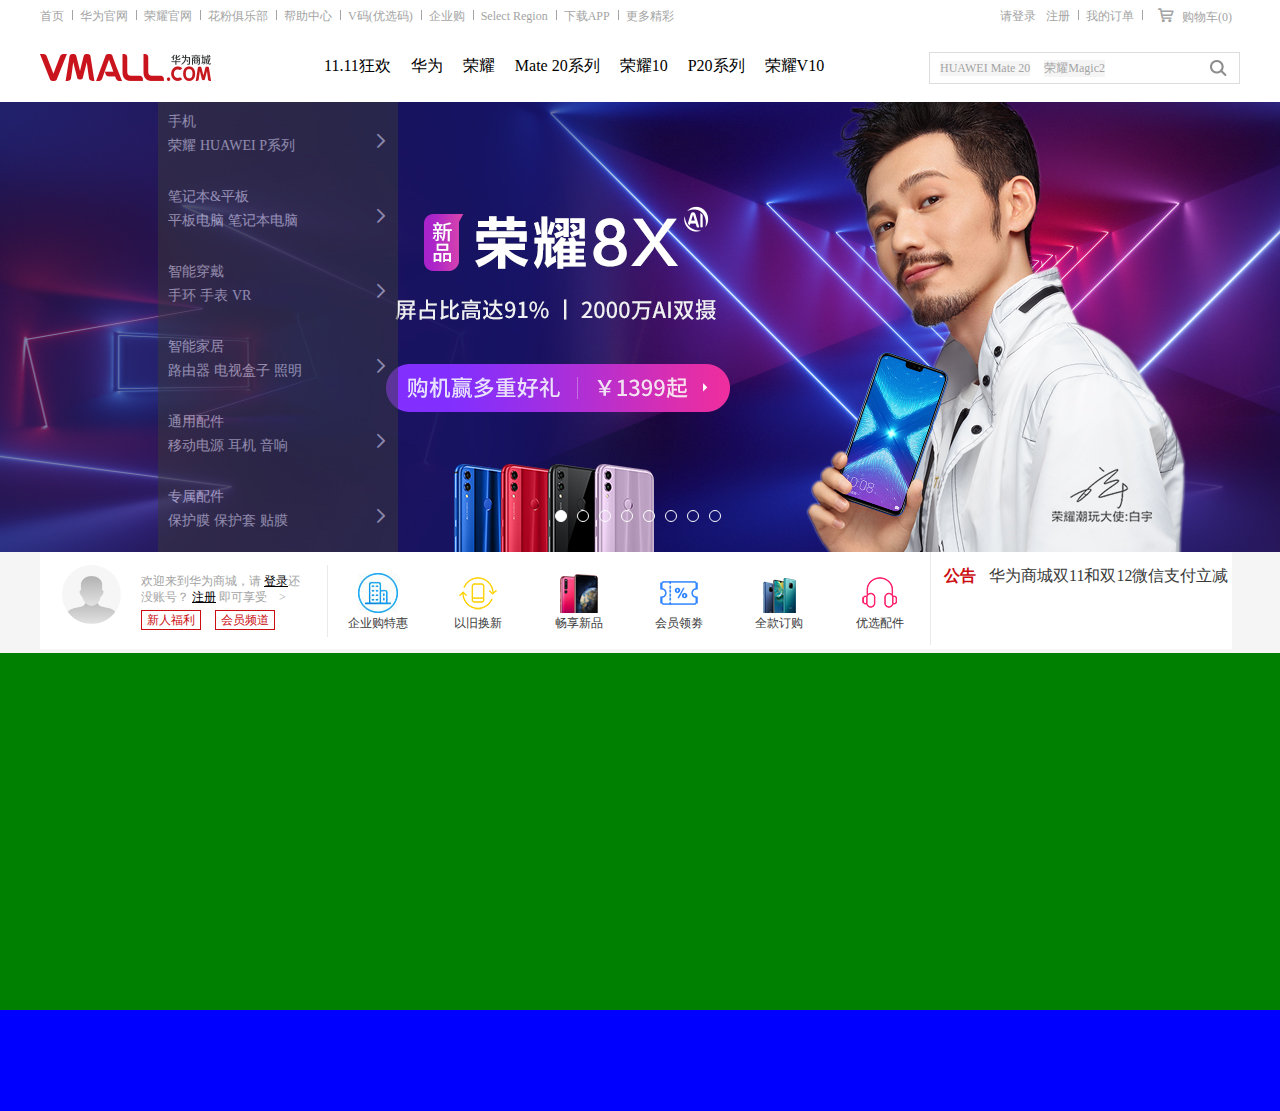
<file: index.html>
<!DOCTYPE html>
<html lang="en">

<head>
    <meta charset="UTF-8">
    <meta name="viewport" content="width=device-width, initial-scale=1.0">
    <meta http-equiv="X-UA-Compatible" content="ie=edge">
    <title>华为商城</title>
    <link rel="stylesheet" href="css/base.css">
    <link rel="stylesheet" href="css/index.css">
    <link rel="stylesheet" type="text/css" href="css/font_906653_mivpmmshvwa/iconfont.css">
</head>

<body>
    <div id="box">
        <div class="header">
            <div class="container">
                <div class="shortcut">
                    <ul class="shortcut_left shortcut_ul">
                        <li>
                            <a href="#">首页</a>
                        </li>
                        <li>
                            <a href="#">华为官网</a>
                        </li>
                        <li>
                            <a href="#">荣耀官网</a>
                        </li>
                        <li>
                            <a href="#">花粉俱乐部</a>
                        </li>
                        <li>
                            <a href="#">帮助中心</a>
                        </li>
                        <li>
                            <a href="#">V码(优选码)</a>
                        </li>
                        <li>
                            <a href="#">企业购</a>
                        </li>
                        <li>
                            <a href="#">Select Region</a>
                        </li>
                        <li>
                            <a href="#">下载APP</a>
                        </li>
                        <li>
                            <a href="#">更多精彩</a>
                        </li>
                    </ul>
                    <ul class="shortcut_right shortcut_ul">
                        <li>
                            <a href="#">请登录</a>
                            <a href="#">&nbsp;&nbsp;注册</a>
                        </li>
                        <li>
                            <a href="#">我的订单</a>
                        </li>
                        <li>
                            <a href="#">
                                <i class="iconfont icon-gouwuchekong" style="margin:0 8px"></i>购物车(0)</a>
                        </li>
                    </ul>
                </div>
                <div class="layout">
                    <div class="layout_left">
                        <div class="logo">
                            <a title="华为商城" href="#">
                                <img src="images/logo.png" alt="">
                            </a>
                        </div>
                        <div class="nav">
                            <ul>
                                <li>
                                    <a href="#">11.11狂欢</a>
                                </li>
                                <li>
                                    <a href="#">华为</a>
                                </li>
                                <li>
                                    <a href="#">荣耀</a>
                                </li>
                                <li>
                                    <a href="#">Mate 20系列</a>
                                </li>
                                <li>
                                    <a href="#">荣耀10</a>
                                </li>
                                <li>
                                    <a href="#">P20系列</a>
                                </li>
                                <li>
                                    <a href="#">荣耀V10</a>
                                </li>
                            </ul>
                        </div>
                    </div>
                    <div class="layout_right">
                        <form action="">
                            <input type="text" class="layout_text">
                            <input type="submit" class="layout_submit">
                            <div class="searchBar">
                                <a href="#">HUAWEI Mate 20</a>
                                <a href="#">荣耀Magic2</a>
                            </div>
                        </form>
                    </div>
                </div>
            </div>
        </div>
        <div class="banner">
            <ul class="sowingMap">
                <li>
                    <a href="#" style="background: url(images/20181031225804140.jpg) 50% 0 no-repeat"></a>
                </li>
                <li>
                    <a href="#" style="background: url(images/20181031230539622.jpg) 50% 0 no-repeat"></a>
                </li>
                <li>
                    <a href="#" style="background: url(images/20181101141322542.png) 50% 0 no-repeat"></a>
                </li>
                <li>
                    <a href="#" style="background: url(images/2018110218365422.jpg) 50% 0 no-repeat"></a>
                </li>
                <li>
                    <a href="#" style="background: url(images/20181105233728240.jpg) 50% 0 no-repeat"></a>
                </li>
                <li>
                    <a href="#" style="background: url(images/20181106104220906.jpg) 50% 0 no-repeat"></a>
                </li>
                <li>
                    <a href="#" style="background: url(images/20181106171639467.jpg) 50% 0 no-repeat"></a>
                </li>
                <li>
                    <a href="#" style="background: url(images/20181106193931238.jpg) 50% 0 no-repeat"></a>
                </li>
            </ul>
            <ul class="sowingMap_tip">
                <li class="current"></li>
                <li></li>
                <li></li>
                <li></li>
                <li></li>
                <li></li>
                <li></li>
                <li></li>
            </ul>
            <ul class="menu">
                <li class="menuLi">
                    <div class="menuInfo">
                        <p>
                            <a href="#">手机</a>
                        </p>
                        <p>
                            <a href="#">荣耀</a>
                            <a href="#">HUAWEI P系列</a>
                        </p>
                        <i class="iconfont icon-xiangyou"></i>
                    </div>
                    <div class="menuBox">
                        <div class="title">
                            <a href="#">
                                <span>浏览手机频道</span>
                                <span>></span>
                            </a>
                        </div>
                        <ul class="classify"></ul>
                        <ul class="picture">
                            <li>
                                <a href="#">
                                    <p class="picture_img">
                                        <img src="images/phone1.png" alt="">
                                    </p>
                                    <p class="picture_title">HUAWEI Mate 20</p>
                                    <p class="picture_price">￥3999</p>
                                </a>
                            </li>
                            <li>
                                <a href="#">
                                    <p class="picture_img">
                                        <img src="images/phone2.jpg" alt="">
                                    </p>
                                    <p class="picture_title">荣耀10</p>
                                    <p class="picture_price">￥2299</p>
                                </a>
                            </li>
                            <li>
                                <a href="#">
                                    <p class="picture_img">
                                        <img src="images/phone3.png" alt="">
                                    </p>
                                    <p class="picture_title">HUAWEI Mate 20 Pro</p>
                                    <p class="picture_price">￥5399</p>
                                </a>
                            </li>
                            <li>
                                <a href="#">
                                    <p class="picture_img">
                                        <img src="images/phone4.jpg" alt="">
                                    </p>
                                    <p class="picture_title">荣耀8X</p>
                                    <p class="picture_price">￥1399</p>
                                </a>
                            </li>
                        </ul>
                    </div>
                </li>
                <li class="menuLi">
                    <div class="menuInfo">
                        <p>
                            <a href="#">笔记本&平板</a>
                        </p>
                        <p>
                            <a href="#">平板电脑</a>
                            <a href="#">笔记本电脑</a>
                        </p>
                        <i class="iconfont icon-xiangyou"></i>
                    </div>
                    <div class="menuBox">
                        <div class="title">
                            <a href="#">
                                <span>浏览笔记本 & 平板频道</span>
                                <span>></span>
                            </a>
                        </div>
                        <ul class="classify"></ul>
                        <ul class="picture">
                            <li>
                                <a href="#">
                                    <p class="picture_img">
                                        <img src="images/compu1.png" alt="">
                                    </p>
                                    <p class="picture_title">HUAWEI MateBook X Pro</p>
                                    <p class="picture_price">￥7988</p>
                                </a>
                            </li>
                            <li>
                                <a href="#">
                                    <p class="picture_img">
                                        <img src="images/computer2.png" alt="">
                                    </p>
                                    <p class="picture_title">荣耀MagicBook</p>
                                    <p class="picture_price">￥5699</p>
                                </a>
                            </li>
                            <li>
                                <a href="#">
                                    <p class="picture_img">
                                        <img src="images/computer3.png" alt="">
                                    </p>
                                    <p class="picture_title">华为平板 M5 青春版</p>
                                    <p class="picture_price">￥1899</p>
                                </a>
                            </li>
                            <li>
                                <a href="#">
                                    <p class="picture_img">
                                        <img src="images/computer4.png" alt="">
                                    </p>
                                    <p class="picture_title">荣耀平板5</p>
                                    <p class="picture_price">￥1399</p>
                                </a>
                            </li>
                        </ul>
                    </div>
                </li>
                <li class="menuLi">
                    <div class="menuInfo">
                        <p>
                            <a href="#">智能穿戴</a>
                        </p>
                        <p>
                            <a href="#">手环</a>
                            <a href="#">手表</a>
                            <a href="#">VR</a>
                        </p>
                        <i class="iconfont icon-xiangyou"></i>
                    </div>
                    <div class="menuBox">
                        <div class="title">
                            <a href="#">
                                <span>浏览智能穿戴频道</span>
                                <span>></span>
                            </a>
                        </div>
                        <ul class="classify"></ul>
                        <div class="picture"></div>
                    </div>
                </li>
                <li class="menuLi">
                    <div class="menuInfo">
                        <p>
                            <a href="#">智能家居</a>
                        </p>
                        <p>
                            <a href="#">路由器</a>
                            <a href="#">电视盒子</a>
                            <a href="#">照明</a>
                        </p>
                        <i class="iconfont icon-xiangyou"></i>
                    </div>
                    <div class="menuBox">
                        <div class="title">
                            <a href="#">
                                <span>浏览智能家居频道</span>
                                <span>></span>
                            </a>
                        </div>
                        <ul class="classify"></ul>
                        <ul class="picture">
                            <li>
                                <a href="#">
                                    <p class="picture_img">
                                        <img src="images/zhinengjiaju.png" alt="">
                                    </p>
                                    <p class="picture_title">荣耀路由 X2</p>
                                    <p class="picture_price">￥299</p>
                                </a>
                            </li>
                            <li>
                                <a href="#">
                                    <p class="picture_img">
                                        <img src="images/zhinengjiaju2.png" alt="">
                                    </p>
                                    <p class="picture_title">华为 AI 音箱</p>
                                    <p class="picture_price">￥399</p>
                                </a>
                            </li>
                            <li>
                                <a href="#">
                                    <p class="picture_img">
                                        <img src="images/zhinengjiaju3.jpg" alt="">
                                    </p>
                                    <p class="picture_title">荣耀路由2S</p>
                                    <p class="picture_price">￥199</p>
                                </a>
                            </li>
                            <li>
                                <a href="#">
                                    <p class="picture_img">
                                        <img src="images/zhinengjiaju4.jpg" alt="">
                                    </p>
                                    <p class="picture_title">华为路由 Q2</p>
                                    <p class="picture_price">￥799</p>
                                </a>
                            </li>
                        </ul>
                    </div>

                </li>
                <li class="menuLi">
                    <div class="menuInfo">
                        <p>
                            <a href="#">通用配件</a>
                        </p>
                        <p>
                            <a href="#">移动电源</a>
                            <a href="#">耳机</a>
                            <a href="#">音响</a>
                        </p>
                        <i class="iconfont icon-xiangyou"></i>
                    </div>
                    <div class="menuBox">
                        <div class="title">
                            <a href="#">
                                <span>浏览通用配件频道</span>
                                <span>></span>
                            </a>
                        </div>
                        <ul class="classify"></ul>
                        <ul class="picture">
                            <li>
                                <a href="#">
                                    <p class="picture_img">
                                        <img src="images/tongyongpeijian.jpg" alt="">
                                    </p>
                                    <p class="picture_title">华为10000mAh 移动电源 充电宝</p>
                                    <p class="picture_price">￥149</p>
                                </a>
                            </li>
                            <li>
                                <a href="#">
                                    <p class="picture_img">
                                        <img src="images/tongyongpeijian2.png" alt="">
                                    </p>
                                    <p class="picture_title">荣耀FlyPods无线耳机
                                    </p>
                                    <p class="picture_price">￥799</p>
                                </a>
                            </li>
                            <li>
                                <a href="#">
                                    <p class="picture_img">
                                        <img src="images/tongyongpeijian3.jpg" alt="">
                                    </p>
                                    <p class="picture_title">华为智能体脂称</p>
                                    <p class="picture_price">￥159</p>
                                </a>
                            </li>
                            <li>
                                <a href="#">
                                    <p class="picture_img">
                                        <img src="images/tongyongpeijian4.jpg" alt="">
                                    </p>
                                    <p class="picture_title">荣耀xSport运动蓝牙耳机</p>
                                    <p class="picture_price">￥229</p>
                                </a>
                            </li>
                        </ul>
                    </div>
                </li>
                <li class="menuLi">
                    <div class="menuInfo">
                        <p>
                            <a href="#">专属配件</a>
                        </p>
                        <p>
                            <a href="#">保护膜</a>
                            <a href="#">保护套</a>
                            <a href="#">贴膜</a>
                        </p>
                        <i class="iconfont icon-xiangyou"></i>
                    </div>
                    <div class="menuBox">
                        <div class="title">
                            <a href="#">
                                <span>浏览专属配件频道</span>
                                <span>></span>
                            </a>
                        </div>
                        <ul class="classify"></ul>
                        <ul class="picture">
                            <li>
                                <a href="#">
                                    <p class="picture_img">
                                        <img src="images/zhuanshupeijian.png" alt="">
                                    </p>
                                    <p class="picture_title">HUAWEI Mate 20 智能视窗保护套</p>
                                    <p class="picture_price">￥299</p>
                                </a>
                            </li>
                            <li>
                                <a href="#">
                                    <p class="picture_img">
                                        <img src="images/zhuanshupeijian2.jpg" alt="">
                                    </p>
                                    <p class="picture_title">荣耀8X Max带指环扣PC壳</p>
                                    <p class="picture_price">￥49</p>
                                </a>
                            </li>
                            <li>
                                <a href="#">
                                    <p class="picture_img">
                                        <img src="images/zhuanshupeijian3.png" alt="">
                                    </p>
                                    <p class="picture_title">HUAWEI P20 Pro 星钻保护壳</p>
                                    <p class="picture_price">￥199</p>
                                </a>
                            </li>
                            <li>
                                <a href="#">
                                    <p class="picture_img">
                                        <img src="images/zhuanshupeijian4.jpg" alt="">
                                    </p>
                                    <p class="picture_title">荣耀V10 PU磁吸保护套</p>
                                    <p class="picture_price">￥119</p>
                                </a>
                            </li>
                        </ul>
                    </div>
                </li>
            </ul>
        </div>
        <div class="main">
            <div class="container">
                <ul class="main_login">
                    <li class="main_login_left">
                        <img src="images/img_not_logged_in.png" alt="">
                        <div>
                            <p>欢迎来到华为商城，请
                                <a href="#">登录</a>还没账号？
                                <a href="#">注册</a> 即可享受&emsp;>
                            </p>
                            <span>新人福利</span>
                            <span>会员频道</span>
                        </div>
                    </li>
                    <li class="main_login_center">
                        <ul>
                            <li>
                                <a href="#">
                                    <div></div>
                                    <span>企业购特惠</span>
                                </a>
                            </li>
                            <li>
                                <a href="#">
                                    <div style="background-position-x: -40px"></div>
                                    <span>以旧换新</span>
                                </a>
                            </li>
                            <li>
                                <a href="#">
                                    <div style="background-position-x: -80px"></div>
                                    <span>畅享新品</span>
                                </a>
                            </li>
                            <li>
                                <a href="#">
                                    <div style="background-position-x: -120px"></div>
                                    <span>会员领劵</span>
                                </a>
                            </li>
                            <li>
                                <a href="#">
                                    <div style="background-position-x: -160px"></div>
                                    <span>全款订购</span>
                                </a>
                            </li>
                            <li>
                                <a href="#">
                                    <div style="background-position-x: -200px"></div>
                                    <span>优选配件</span>
                                </a>
                            </li>
                        </ul>
                    </li>
                    <li class="main_login_right">
                        <div class="main_login_right_top">
                            <span>公告</span>
                            <div class="sowingText">
                                <ul>
                                    <li>华为商城双11和双12微信支付立减和免单活动规则</li>
                                    <li>农行专场的华为商城11.11钜惠，购机福利火热来袭！</li>
                                    <li>华为商城发票暂停开票通知</li>
                                    <li>HUAWEI Mate 20系列99元订金预订赢三亚往返机票活动中奖名单</li>
                                    <li>11月华为商城以旧换新活动方案</li>
                                    <li>华为商城双11和双12微信支付立减和免单活动规则</li>
                                </ul>
                            </div>
                        </div>
                        <div></div>
                    </li>
                </ul>
            </div>
        </div>
        <div class="link">
            <div class="container"></div>
        </div>
        <div class="footer">
            <div class="container"></div>
        </div>
    </div>
</body>
<script src="js/jquery.min.js"></script>
<script src="js/index.js"></script>

</html>
</file>
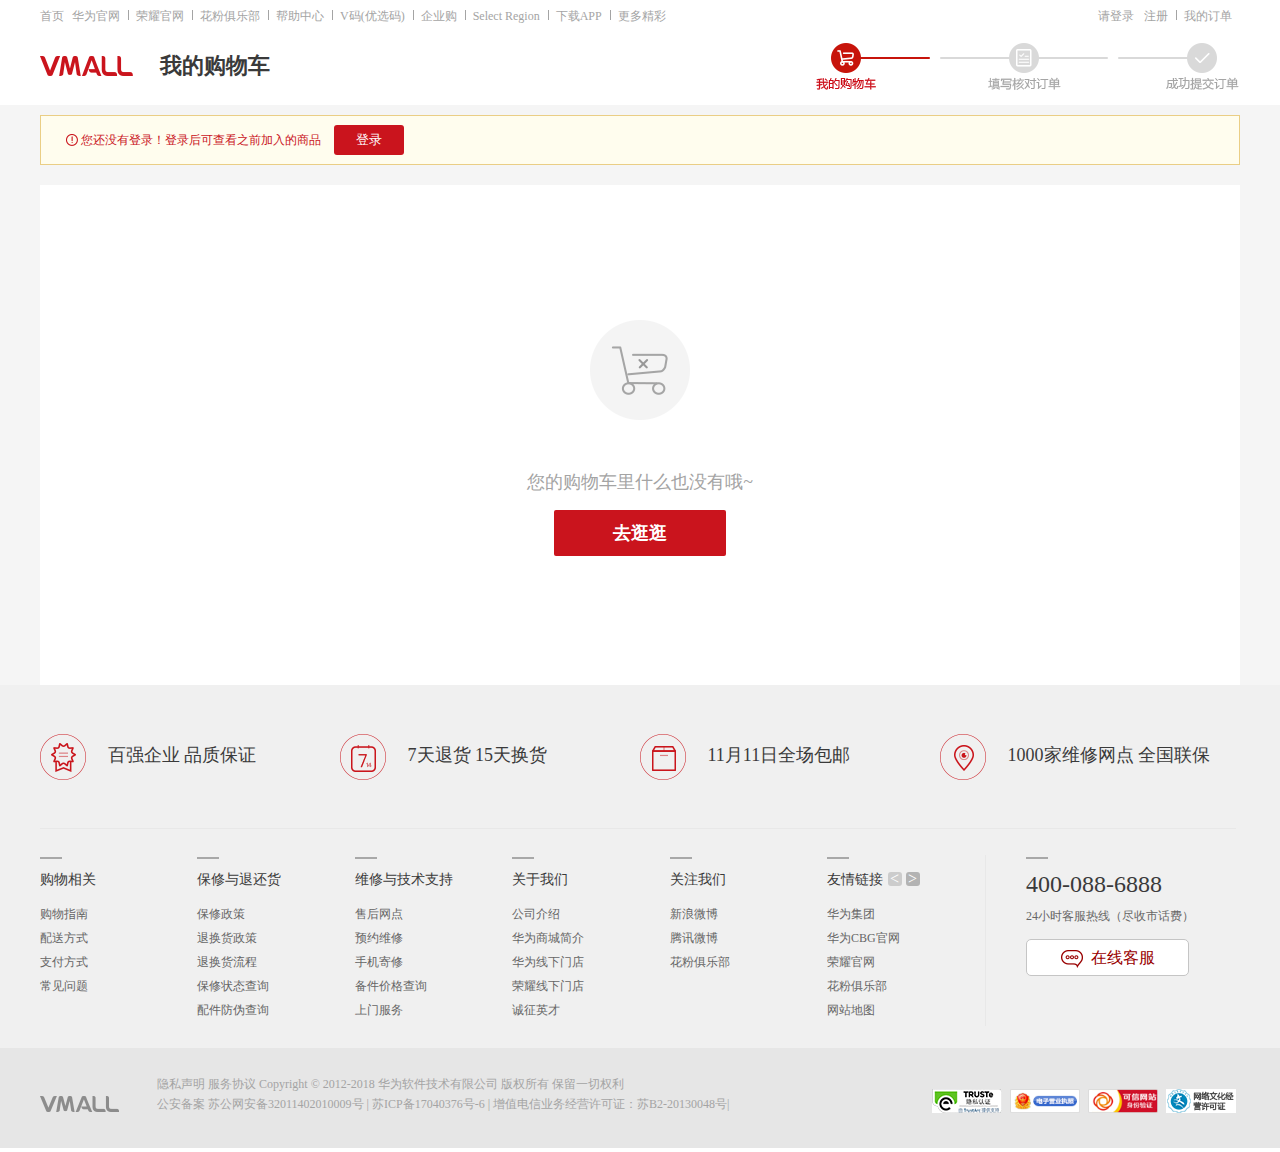
<file: html/cart.html>
<!DOCTYPE html>
<html lang="en">

<head>
    <meta charset="UTF-8">
    <meta name="viewport" content="width=device-width, initial-scale=1.0">
    <meta http-equiv="X-UA-Compatible" content="ie=edge">
    <title>Document</title>
    <link rel="stylesheet" href="../css/base.css">
    <link rel="stylesheet" href="../css/font_906653_0lgijum48d5/iconfont.css">
    <link rel="stylesheet" href="../css/public.css">
    <link rel="stylesheet" href="../css/cart.css">
</head>

<body>
    <div id="box">
        <div class="header">
            <div class="container">
                <div class="shortcut">
                    <ul class="shortcut_left shortcut_ul">
                        <li>
                            <a href="../index.html">首页</a>
                        </li>
                        <li>
                            <a href="#">华为官网</a>
                        </li>
                        <li>
                            <a href="#">荣耀官网</a>
                        </li>
                        <li>
                            <a href="#">花粉俱乐部</a>
                        </li>
                        <li>
                            <a href="#">帮助中心</a>
                        </li>
                        <li>
                            <a href="#">V码(优选码)</a>
                        </li>
                        <li>
                            <a href="#">企业购</a>
                        </li>
                        <li>
                            <a href="#">Select Region</a>
                        </li>
                        <li>
                            <a href="#">下载APP</a>
                        </li>
                        <li>
                            <a href="#">更多精彩</a>
                        </li>
                    </ul>
                    <ul class="shortcut_right shortcut_ul">
                        <li class="shortcut_login">
                            <a href="#">请登录</a>
                            <a href="../html/register.html">&nbsp;&nbsp;注册</a>
                        </li>
                        <li class="shortcut_uname">
                            <span class="shortcut_uname_span"></span>
                            <i class="iconfont icon-xiangxia" style="font-size: 12px"></i>
                            <div class="shortcut_signout">
                                <a href="#">注销</a>
                            </div>
                        </li>
                        <li>
                            <a href="#">我的订单</a>
                        </li>
                    </ul>
                </div>
                <div class="layout">
                    <div class="layout_left fl">
                        <div class="logo">
                            <a title="华为商城" href="#">
                                <img src="../images/20170703105852645577.png" alt="">
                            </a>
                            <span class="logo_text">我的购物车</span>
                        </div>
                    </div>
                    <div class="layout_right fr">
                    </div>
                </div>
            </div>
        </div>
        <div class="main">
            <div class="container">
                <div class="attention">
                    <span> 您还没有登录！登录后可查看之前加入的商品</span>
                    <button>登录</button>
                </div>
                <div class="emptyCart">
                    <img src="../images/icon-header-minicart.32e5f81.png" alt="">
                    <p>您的购物车里什么也没有哦~</p>
                    <a href="../index.html">去逛逛</a>
                </div>
                <div class="goodsNav haveGoods">
                    <ul>
                        <li>
                            <span class="allCheckBox checkbox"></span>全选
                        </li>
                        <li>商品</li>
                        <li>单价</li>
                        <li>数量</li>
                        <li>小计</li>
                        <li>操作</li>
                    </ul>
                </div>
                <div class="showCartGoods haveGoods">
                    <!-- <ul>
                        <li class="info">isadf asdf asd fasdf</li>
                        <li>
                            <span class="checkbox"></span>
                        </li>
                        <li>
                            <img src="../images/nav/phone1/800_800_1.jpg" alt="">
                        </li>
                        <li>
                            <p class="goodsName">HUAWEI Mate 20
                                <span class="goodColor">亮黑色</span>
                            </p>
                        </li>
                        <li>
                            <span class="goodPrice">¥ 3999.00</span>
                        </li>
                        <li>
                            <div class="selectCount ">
                                <input type="text " class="count " value="1">
                                <div class="tips ">
                                    <span class="addCount ">+</span>
                                    <span class="delCount ">-</span>
                                </div>
                            </div>
                        </li>
                        <li>
                            <span class="smallPrice">¥ 3999.00</span>
                        </li>
                        <li>
                            <span class="deleteGoods">删除</span>
                        </li>
                    </ul> -->
                </div>
                <div class="tool haveGoods">
                    <ul>
                        <li>
                            <span class="checkbox cancleCheck selected"></span>取消选择
                            <span class="deleteCheckGoods">删除</span>
                        </li>
                        <li>
                            总计：
                            <span class="sumPrice">￥0</span>
                            <div class="sumCount">已选择
                                <span>0</span>件商品</div>
                        </li>
                        <li>
                            <button class="balance">立即结算</button>
                        </li>
                    </ul>
                </div>
            </div>
        </div>

        <div class="link">
            <div class="container">
                <div class="link_top">
                    <ul>
                        <li>
                            <a href="#">
                                <i style="background-position: 0 -151px"></i>
                                百强企业 品质保证
                            </a>
                        </li>
                        <li>
                            <a href="#">
                                <i style="background-position: -94px -151px"></i>
                                7天退货 15天换货
                            </a>
                        </li>
                        <li>
                            <a href="#">
                                <i style="background-position: -141px -151px"></i>
                                11月11日全场包邮
                            </a>
                        </li>
                        <li>
                            <a href="#">
                                <i style="background-position: -47px -151px"></i>
                                1000家维修网点 全国联保
                            </a>
                        </li>
                    </ul>
                </div>
                <div class="link_bottom">
                    <div class="service">
                        <dl>
                            <dt>
                                <p class="line"></p>
                                <p class="service_title">购物相关</p>
                            </dt>
                            <dd>
                                <a href="#">购物指南</a>
                            </dd>
                            <dd>
                                <a href="#">配送方式</a>
                            </dd>
                            <dd>
                                <a href="#">支付方式</a>
                            </dd>
                            <dd>
                                <a href="#">常见问题</a>
                            </dd>
                        </dl>
                        <dl>
                            <dt>
                                <p class="line"></p>
                                <p class="service_title">保修与退还货</p>
                            </dt>
                            <dd>
                                <a href="#">保修政策</a>
                            </dd>
                            <dd>
                                <a href="#">退换货政策</a>
                            </dd>
                            <dd>
                                <a href="#">退换货流程</a>
                            </dd>
                            <dd>
                                <a href="#">保修状态查询</a>
                            </dd>
                            <dd>
                                <a href="#">配件防伪查询</a>
                            </dd>
                        </dl>
                        <dl>
                            <dt>
                                <p class="line"></p>
                                <p class="service_title">维修与技术支持</p>
                            </dt>
                            <dd>
                                <a href="#">售后网点</a>
                            </dd>
                            <dd>
                                <a href="#">预约维修</a>
                            </dd>
                            <dd>
                                <a href="#">手机寄修</a>
                            </dd>
                            <dd>
                                <a href="#">备件价格查询</a>
                            </dd>
                            <dd>
                                <a href="#">上门服务</a>
                            </dd>
                        </dl>
                        <dl>
                            <dt>
                                <p class="line"></p>
                                <p class="service_title">关于我们</p>
                            </dt>
                            <dd>
                                <a href="#">公司介绍</a>
                            </dd>
                            <dd>
                                <a href="#">华为商城简介</a>
                            </dd>
                            <dd>
                                <a href="#">华为线下门店</a>
                            </dd>
                            <dd>
                                <a href="#">荣耀线下门店</a>
                            </dd>
                            <dd>
                                <a href="#">诚征英才</a>
                            </dd>
                        </dl>
                        <dl>
                            <dt>
                                <p class="line"></p>
                                <p class="service_title">关注我们</p>
                            </dt>
                            <dd>
                                <a href="#">新浪微博</a>
                            </dd>
                            <dd>
                                <a href="#">腾讯微博</a>
                            </dd>
                            <dd>
                                <a href="#">花粉俱乐部</a>
                            </dd>
                        </dl>
                        <dl>
                            <dt>
                                <p class="line"></p>
                                <p class="service_title">友情链接</p>
                                <div class="service_button">
                                    <span class="service_button_left" style="background:#ccc">
                                        <</span>
                                            <span class="service_button_right">></span>
                                </div>
                            </dt>
                            <div class="service_link_box">
                                <ul class="service_box">
                                    <li>
                                        <ul class="service_box_son">
                                            <li>
                                                <a href="#">华为集团</a>
                                            </li>
                                            <li>
                                                <a href="#">华为CBG官网</a>
                                            </li>
                                            <li>
                                                <a href="#">荣耀官网</a>
                                            </li>
                                            <li>
                                                <a href="#">花粉俱乐部</a>
                                            </li>
                                            <li>
                                                <a href="#">网站地图</a>
                                            </li>
                                        </ul>
                                    </li>
                                    <li>
                                        <ul class="service_box_son">
                                            <li>
                                                <a href="#">爱旅官网</a>
                                            </li>
                                            <li>
                                                <a href="#">华为应用市场</a>
                                            </li>
                                            <li>
                                                <a href="#">万表网</a>
                                            </li>
                                            <li>
                                                <a href="#">中商情报网</a>
                                            </li>
                                            <li>
                                                <a href="#">刷机精灵</a>
                                            </li>
                                        </ul>
                                    </li>
                                    <li>
                                        <ul class="service_box_son">
                                            <li>
                                                <a href="#">华为手机</a>
                                            </li>
                                            <li>
                                                <a href="#">优购物官网</a>
                                            </li>
                                            <li>
                                                <a href="#">智能电视</a>
                                            </li>
                                            <li>
                                                <a href="#">UC浏览器</a>
                                            </li>
                                            <li>
                                                <a href="#">中关村商城</a>
                                            </li>
                                        </ul>
                                    </li>
                                    <li>
                                        <ul class="service_box_son">
                                            <li>
                                                <a href="#">酷狗音乐</a>
                                            </li>
                                            <li>
                                                <a href="#">百信手机网</a>
                                            </li>
                                            <li>
                                                <a href="#">卡宝宝网</a>
                                            </li>
                                            <li>
                                                <a href="#">多特软件下载</a>
                                            </li>
                                        </ul>
                                    </li>
                                    <li>
                                        <ul class="service_box_son">
                                            <li>
                                                <a href="#">同步助手</a>
                                            </li>
                                            <li>
                                                <a href="#">蜂鸟摄影网</a>
                                            </li>
                                            <li>
                                                <a href="#">奇珀论坛</a>
                                            </li>
                                            <li>
                                                <a href="#">家居商城</a>
                                            </li>
                                            <li>
                                                <a href="#">拍鞋网商城</a>
                                            </li>
                                        </ul>
                                    </li>
                                    <li>
                                        <ul class="service_box_son">
                                            <li>
                                                <a href="#">欧宝丽珠宝</a>
                                            </li>
                                            <li>
                                                <a href="#">寻购网</a>
                                            </li>
                                            <li>
                                                <a href="#">亿智蘑菇</a>
                                            </li>
                                            <li>
                                                <a href="#">安卓市场</a>
                                            </li>
                                            <li>
                                                <a href="#">阿里巴巴生意经</a>
                                            </li>
                                        </ul>
                                    </li>
                                    <li>
                                        <ul class="service_box_son">
                                            <li>
                                                <a href="#">手机大全</a>
                                            </li>
                                            <li>
                                                <a href="#">安卓软件园</a>
                                            </li>
                                            <li>
                                                <a href="#">卓大师刷机</a>
                                            </li>
                                            <li>
                                                <a href="#">智机论坛</a>
                                            </li>
                                            <li>
                                                <a href="#">电子产品世界</a>
                                            </li>
                                        </ul>
                                    </li>
                                    <li>
                                        <ul class="service_box_son">
                                            <li>
                                                <a href="#">历趣网</a>
                                            </li>
                                            <li>
                                                <a href="#">网购返利</a>
                                            </li>
                                            <li>
                                                <a href="#">Apple110</a>
                                            </li>
                                            <li>
                                                <a href="#">91手机门户网</a>
                                            </li>
                                            <li>
                                                <a href="#">移动叔叔</a>
                                            </li>
                                        </ul>
                                    </li>
                                    <li>
                                        <ul class="service_box_son">
                                            <li>
                                                <a href="#">奥特莱斯</a>
                                            </li>
                                            <li>
                                                <a href="#">荣耀Magic</a>
                                            </li>
                                            <li>
                                                <a href="#">携程租车</a>
                                            </li>
                                        </ul>
                                    </li>
                                </ul>
                            </div>
                        </dl>
                    </div>
                    <div class="callus">
                        <p class="line"></p>
                        <p class="phoneNumber">400-088-6888</p>
                        <span>24小时客服热线（尽收市话费）</span>
                        <a href="#">
                            <i></i>在线客服
                        </a>
                    </div>
                </div>
            </div>
        </div>
        <div class="footer">
            <div class="container">
                <div class="flogo">
                    <img src="../images/flogo.png" alt="">
                </div>
                <p class="ftext">
                    <a href="#">隐私声明</a>
                    <a href="#">服务协议</a> Copyright © 2012-2018 华为软件技术有限公司 版权所有 保留一切权利
                    <br> 公安备案
                    <a href="#">苏公网安备32011402010009号</a> |
                    <a href="#">苏ICP备17040376号-6</a> | 增值电信业务经营许可证：苏B2-20130048号|
                </p>
                <div class="fimg">
                    <a href="#">
                        <img src="../images/footer1.jpg" alt="">
                    </a>
                    <a href="#">
                        <img src="../images/footer2.png" alt="">
                    </a>
                    <a href="#">
                        <img src="../images/footer3.png" alt="">
                    </a>
                    <a href="#">
                        <img src="../images/footer4.png" alt="">
                    </a>
                </div>
            </div>
        </div>
    </div>
    <div class="login_mask login_box"></div>
    <div class="login login_box">
        <div class="login_header">
            <button class="login_close">×</button>
        </div>
        <div class="login_bottom">
            <p>账号登录</p>
            <p class="login_error">
                <i></i>
                <span class="errorInfo"></span>
            </p>
            <input type="text" id="uname" placeholder="用户名">
            <input type="password" id="upwd" placeholder="密码">
            <button class="login_in">登录</button>
            <div class="login_link">
                <a href="#">注册账号</a>|
                <a href="#">忘记密码？</a>
            </div>
        </div>
    </div>
    <div id="url" style="display: none">../php/login.php</div>
    </div>
</body>
<script src="../js/jquery.min.js "></script>
<script src="../js/link_sowingMap.js "></script>
<script src="../js/cart.js"></script>

</html>
</file>
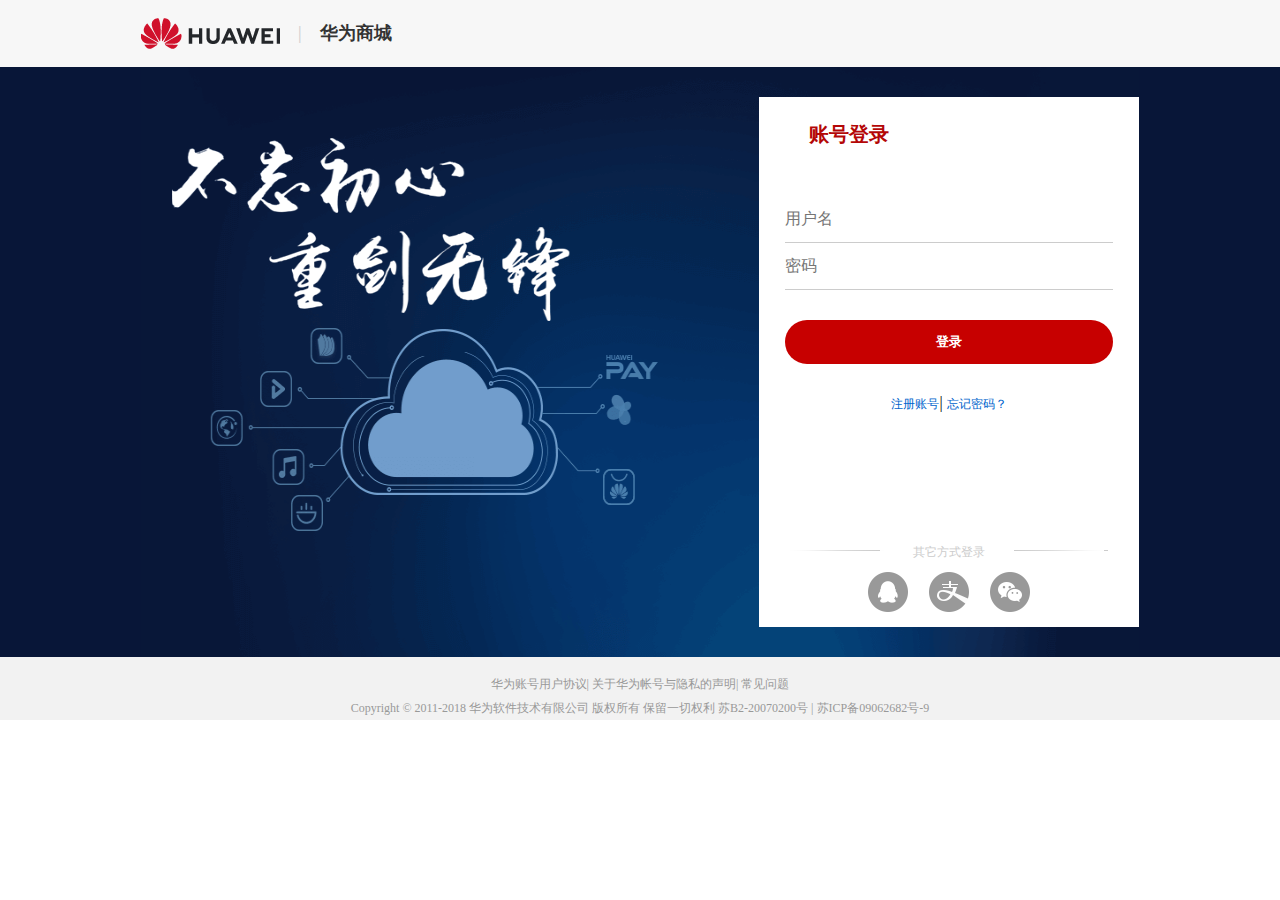
<file: html/login.html>
<!DOCTYPE html>
<html lang="en">

<head>
    <meta charset="UTF-8">
    <meta name="viewport" content="width=device-width, initial-scale=1.0">
    <meta http-equiv="X-UA-Compatible" content="ie=edge">
    <title>Document</title>
    <link rel="stylesheet" href="../css/base.css">
    <link rel="stylesheet" href="../css/login.css">
</head>

<body>
    <div id="box">
        <div class="header">
            <div class="container">
                <!-- <img src="../images/HUAWEI.png" alt=""> -->
                <img src="../images/HUAWEI.png" alt="">
                <div>|</div>
                <div>华为商城</div>
            </div>
        </div>
        <div class="main">
            <div class="container">
                <div class="login_box">
                    <p>账号登录</p>
                    <p class="login_error">
                        <i></i>
                        <span class="errorInfo">帐号或密码错误，请重新输入。
                        </span>
                    </p>
                    <input type="text" id="uname" placeholder="用户名">
                    <input type="password" id="upwd" placeholder="密码">
                    <button class="login_in">登录</button>
                    <div class="login_link">
                        <a href="#">注册账号</a>|
                        <a href="#">忘记密码？</a>
                    </div>
                    <div class="others_login">
                        <div class="others_login_title">
                            <i style="background: url(../images/thirdLine.png)"></i>
                            <span>其它方式登录</span>
                            <i style="background: url(../images/thirdLine-reverse.png)"></i>
                        </div>
                        <div class="others_login_content">
                            <a href="#"></a>
                            <a href="#"></a>
                            <a href="#"></a>
                        </div>
                    </div>

                </div>
            </div>
        </div>
        <div class="footer">
            <div class="container">
                <p>
                    <a href="#">华为账号用户协议</a>|
                    <a href="#">关于华为帐号与隐私的声明</a>|
                    <a href="#">常见问题</a>
                </p>
                <p>
                    Copyright © 2011-2018 华为软件技术有限公司 版权所有 保留一切权利 苏B2-20070200号 | 苏ICP备09062682号-9
                </p>
            </div>
        </div>
    </div>
</body>
<script src="../js/jquery.min.js"></script>
<script src="../js/login_html.js"></script>

</html>
</file>
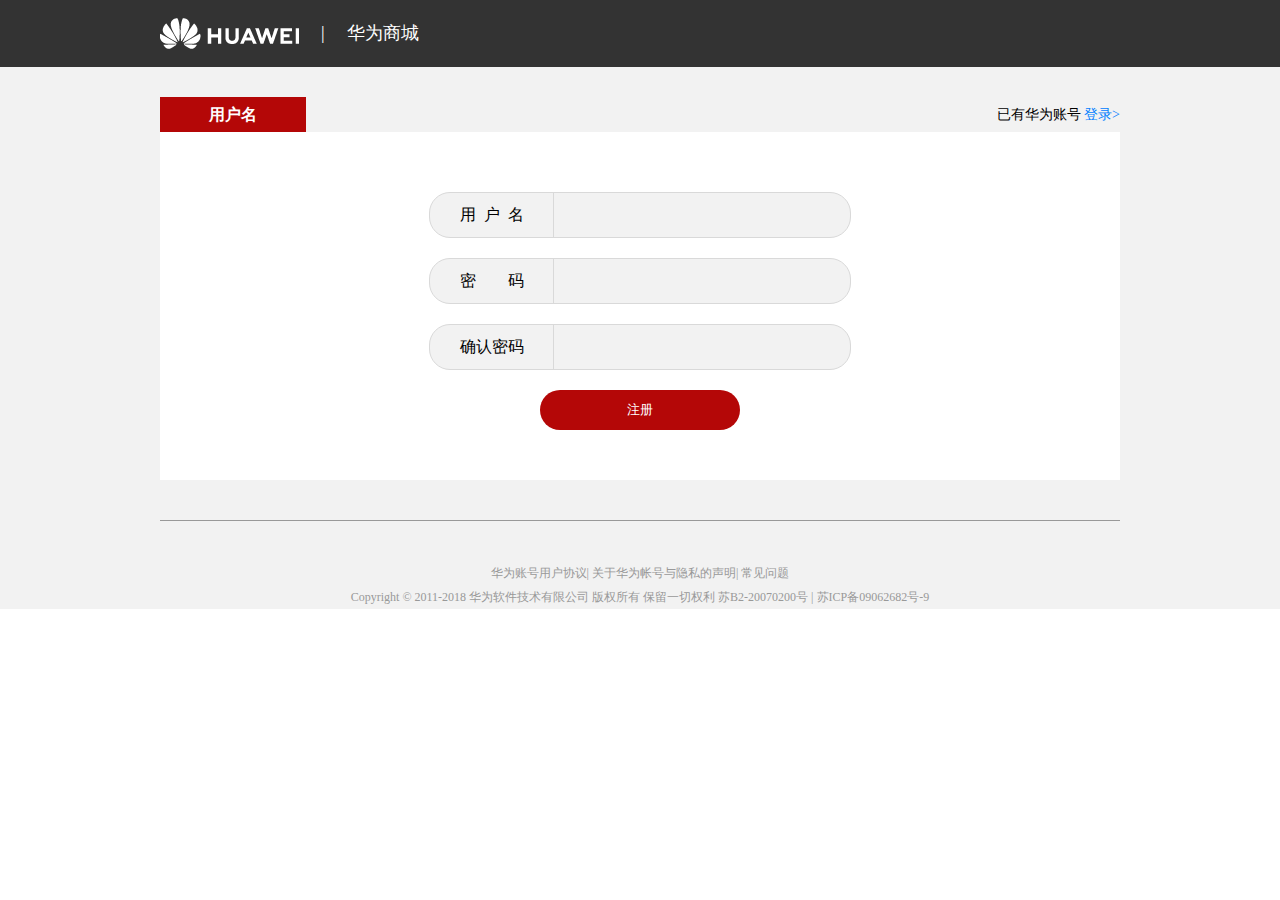
<file: html/register.html>
<!DOCTYPE html>
<html lang="en">

<head>
    <meta charset="UTF-8">
    <meta name="viewport" content="width=device-width, initial-scale=1.0">
    <meta http-equiv="X-UA-Compatible" content="ie=edge">
    <title>用户注册</title>
    <link rel="stylesheet" href="../css/base.css">
    <link rel="stylesheet" href="../css/register.css">
</head>

<body>
    <div id="box">
        <div class="header">
            <div class="container">
                <img src="../images/register-head-top.png" alt="">
                <span>|</span>
                <span>华为商城</span>
            </div>
        </div>
        <div class="main">
            <div class="container">
                <div class="main_title">用户名</div>
                <div class="goLogin">已有华为账号
                    <a href="login.html">登录></a>
                </div>
                <div class="main_box">
                    <div class="input uname_input">
                        <div class="fl input_left">用&nbsp;&nbsp;户&nbsp;&nbsp;名</div>
                        <div class="fl input_right">
                            <input type="text" class="username">
                        </div>
                        <p class="reguname reg"></p>
                    </div>
                    <div class="input pwd_input">
                        <div class="fl input_left">密&nbsp;&nbsp;&nbsp;&nbsp;&nbsp;&nbsp;&nbsp;&nbsp;码</div>
                        <div class="fl input_right">
                            <input type="password" class="pwd">
                        </div>
                        <p class="regpwd reg"></p>
                    </div>
                    <div class="input repwd_input">
                        <div class="fl input_left">确认密码</div>
                        <div class="fl input_right">
                            <input type="password" class="repwd">
                        </div>
                        <p class="regrepwd reg"></p>
                    </div>
                    <button class="register">注册</button>
                </div>

            </div>
        </div>
        <div class="line">
            <div class="container">
                <p></p>
            </div>
        </div>
        <div class="footer">
            <div class="container">
                <p>
                    <a href="#">华为账号用户协议</a>|
                    <a href="#">关于华为帐号与隐私的声明</a>|
                    <a href="#">常见问题</a>
                </p>
                <p>
                    Copyright © 2011-2018 华为软件技术有限公司 版权所有 保留一切权利 苏B2-20070200号 | 苏ICP备09062682号-9
                </p>
            </div>
        </div>
    </div>
</body>
<script src="../js/jquery.min.js"></script>
<script src="../js/register.js"></script>

</html>
</file>
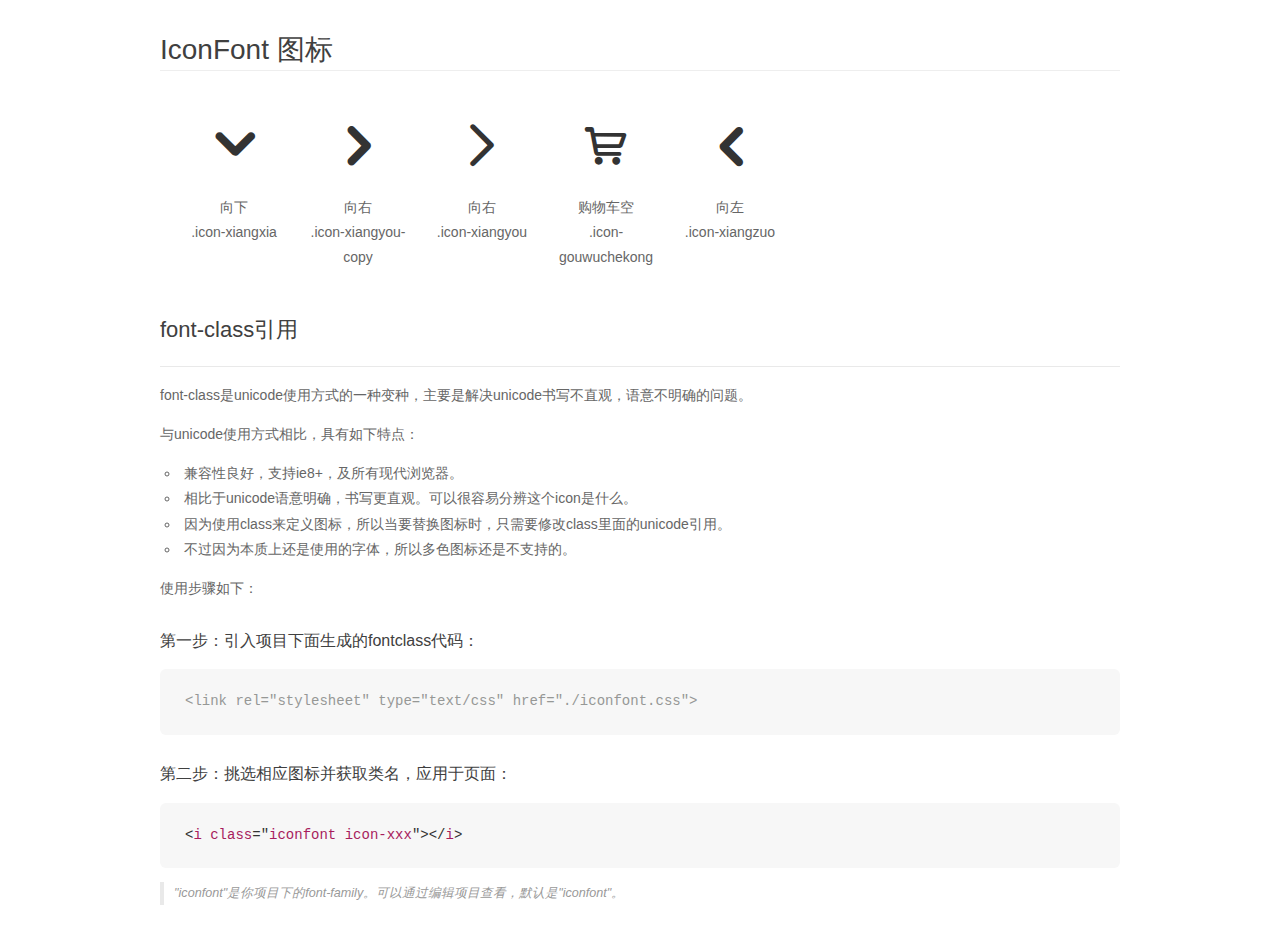
<file: css/font_906653_0lgijum48d5/demo_fontclass.html>
<!DOCTYPE html>
<html>
<head>
    <meta charset="utf-8"/>
    <title>IconFont</title>
    <link rel="stylesheet" href="demo.css">
    <link rel="stylesheet" href="iconfont.css">
</head>
<body>
    <div class="main markdown">
        <h1>IconFont 图标</h1>
        <ul class="icon_lists clear">
            
                <li>
                <i class="icon iconfont icon-xiangxia"></i>
                    <div class="name">向下</div>
                    <div class="fontclass">.icon-xiangxia</div>
                </li>
            
                <li>
                <i class="icon iconfont icon-xiangyou-copy"></i>
                    <div class="name">向右</div>
                    <div class="fontclass">.icon-xiangyou-copy</div>
                </li>
            
                <li>
                <i class="icon iconfont icon-xiangyou"></i>
                    <div class="name">向右 </div>
                    <div class="fontclass">.icon-xiangyou</div>
                </li>
            
                <li>
                <i class="icon iconfont icon-gouwuchekong"></i>
                    <div class="name">购物车空</div>
                    <div class="fontclass">.icon-gouwuchekong</div>
                </li>
            
                <li>
                <i class="icon iconfont icon-xiangzuo"></i>
                    <div class="name">向左</div>
                    <div class="fontclass">.icon-xiangzuo</div>
                </li>
            
        </ul>

        <h2 id="font-class-">font-class引用</h2>
        <hr>

        <p>font-class是unicode使用方式的一种变种，主要是解决unicode书写不直观，语意不明确的问题。</p>
        <p>与unicode使用方式相比，具有如下特点：</p>
        <ul>
        <li>兼容性良好，支持ie8+，及所有现代浏览器。</li>
        <li>相比于unicode语意明确，书写更直观。可以很容易分辨这个icon是什么。</li>
        <li>因为使用class来定义图标，所以当要替换图标时，只需要修改class里面的unicode引用。</li>
        <li>不过因为本质上还是使用的字体，所以多色图标还是不支持的。</li>
        </ul>
        <p>使用步骤如下：</p>
        <h3 id="-fontclass-">第一步：引入项目下面生成的fontclass代码：</h3>


        <pre><code class="lang-js hljs javascript"><span class="hljs-comment">&lt;link rel="stylesheet" type="text/css" href="./iconfont.css"&gt;</span></code></pre>
        <h3 id="-">第二步：挑选相应图标并获取类名，应用于页面：</h3>
        <pre><code class="lang-css hljs">&lt;<span class="hljs-selector-tag">i</span> <span class="hljs-selector-tag">class</span>="<span class="hljs-selector-tag">iconfont</span> <span class="hljs-selector-tag">icon-xxx</span>"&gt;&lt;/<span class="hljs-selector-tag">i</span>&gt;</code></pre>
        <blockquote>
        <p>"iconfont"是你项目下的font-family。可以通过编辑项目查看，默认是"iconfont"。</p>
        </blockquote>
    </div>
</body>
</html>
</file>
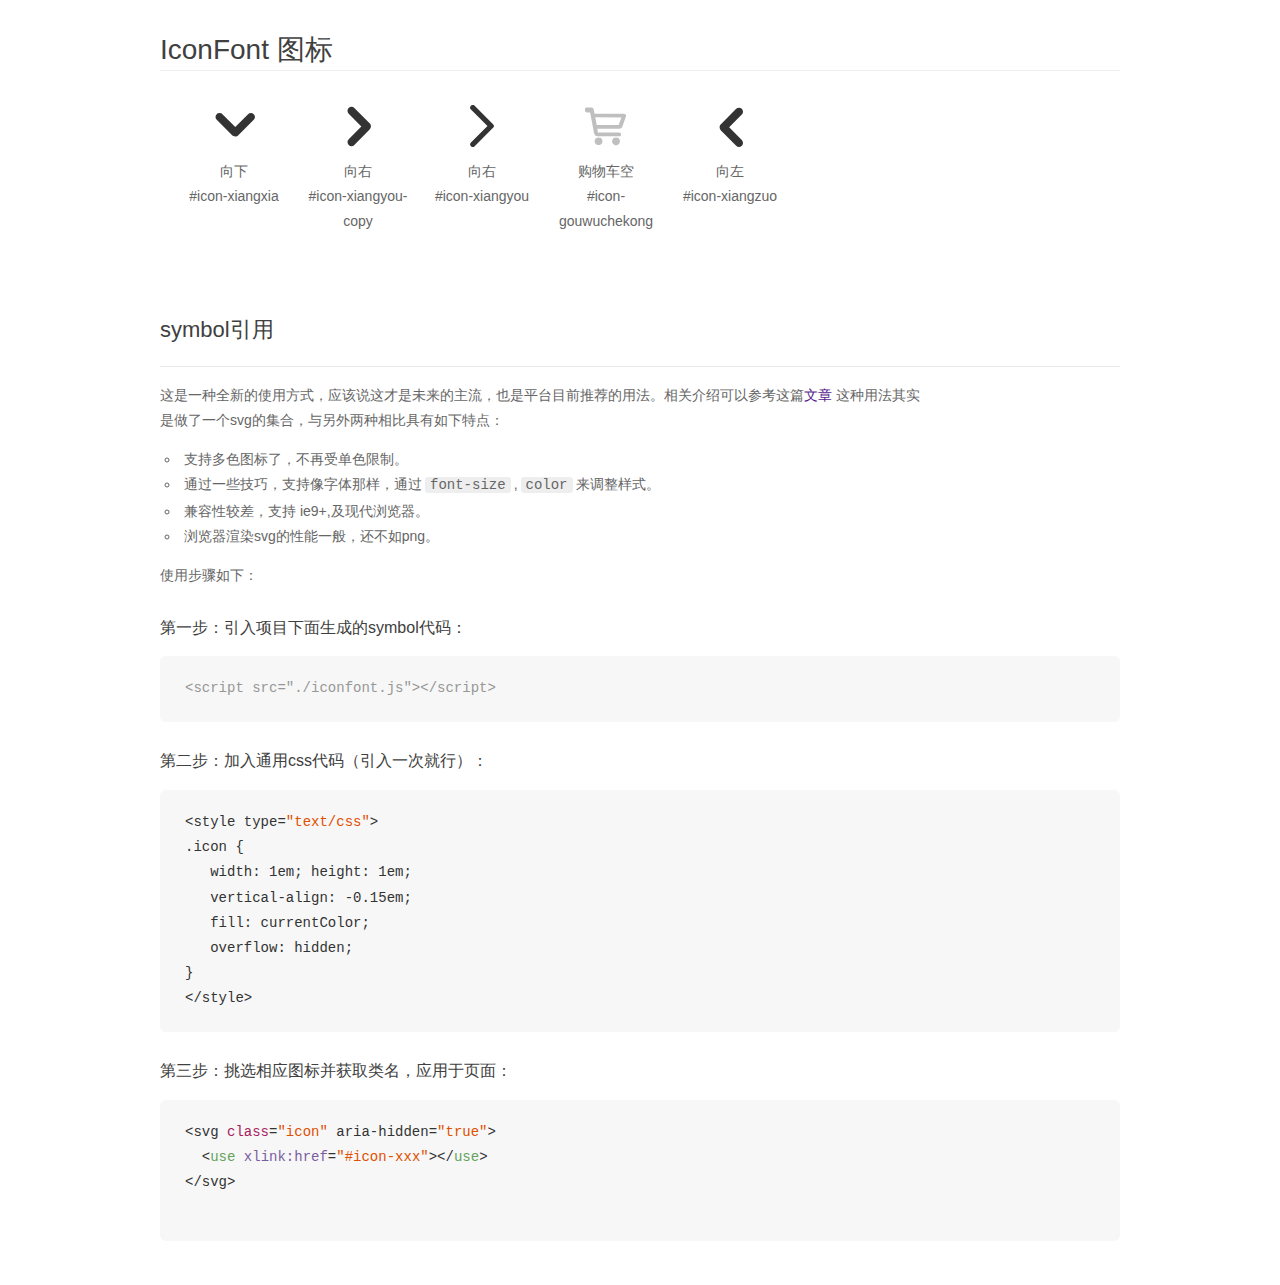
<file: css/font_906653_0lgijum48d5/demo_symbol.html>
<!DOCTYPE html>
<html>
<head>
    <meta charset="utf-8"/>
    <title>IconFont</title>
    <link rel="stylesheet" href="demo.css">
    <script src="iconfont.js"></script>

    <style type="text/css">
        .icon {
          /* 通过设置 font-size 来改变图标大小 */
          width: 1em; height: 1em;
          /* 图标和文字相邻时，垂直对齐 */
          vertical-align: -0.15em;
          /* 通过设置 color 来改变 SVG 的颜色/fill */
          fill: currentColor;
          /* path 和 stroke 溢出 viewBox 部分在 IE 下会显示
             normalize.css 中也包含这行 */
          overflow: hidden;
        }

    </style>
</head>
<body>
    <div class="main markdown">
        <h1>IconFont 图标</h1>
        <ul class="icon_lists clear">
            
                <li>
                    <svg class="icon" aria-hidden="true">
                        <use xlink:href="#icon-xiangxia"></use>
                    </svg>
                    <div class="name">向下</div>
                    <div class="fontclass">#icon-xiangxia</div>
                </li>
            
                <li>
                    <svg class="icon" aria-hidden="true">
                        <use xlink:href="#icon-xiangyou-copy"></use>
                    </svg>
                    <div class="name">向右</div>
                    <div class="fontclass">#icon-xiangyou-copy</div>
                </li>
            
                <li>
                    <svg class="icon" aria-hidden="true">
                        <use xlink:href="#icon-xiangyou"></use>
                    </svg>
                    <div class="name">向右 </div>
                    <div class="fontclass">#icon-xiangyou</div>
                </li>
            
                <li>
                    <svg class="icon" aria-hidden="true">
                        <use xlink:href="#icon-gouwuchekong"></use>
                    </svg>
                    <div class="name">购物车空</div>
                    <div class="fontclass">#icon-gouwuchekong</div>
                </li>
            
                <li>
                    <svg class="icon" aria-hidden="true">
                        <use xlink:href="#icon-xiangzuo"></use>
                    </svg>
                    <div class="name">向左</div>
                    <div class="fontclass">#icon-xiangzuo</div>
                </li>
            
        </ul>


        <h2 id="symbol-">symbol引用</h2>
        <hr>

        <p>这是一种全新的使用方式，应该说这才是未来的主流，也是平台目前推荐的用法。相关介绍可以参考这篇<a href="">文章</a>
        这种用法其实是做了一个svg的集合，与另外两种相比具有如下特点：</p>
        <ul>
          <li>支持多色图标了，不再受单色限制。</li>
          <li>通过一些技巧，支持像字体那样，通过<code>font-size</code>,<code>color</code>来调整样式。</li>
          <li>兼容性较差，支持 ie9+,及现代浏览器。</li>
          <li>浏览器渲染svg的性能一般，还不如png。</li>
        </ul>
        <p>使用步骤如下：</p>
        <h3 id="-symbol-">第一步：引入项目下面生成的symbol代码：</h3>
        <pre><code class="lang-js hljs javascript"><span class="hljs-comment">&lt;script src="./iconfont.js"&gt;&lt;/script&gt;</span></code></pre>
        <h3 id="-css-">第二步：加入通用css代码（引入一次就行）：</h3>
        <pre><code class="lang-js hljs javascript">&lt;style type=<span class="hljs-string">"text/css"</span>&gt;
.icon {
   width: <span class="hljs-number">1</span>em; height: <span class="hljs-number">1</span>em;
   vertical-align: <span class="hljs-number">-0.15</span>em;
   fill: currentColor;
   overflow: hidden;
}
&lt;<span class="hljs-regexp">/style&gt;</span></code></pre>
        <h3 id="-">第三步：挑选相应图标并获取类名，应用于页面：</h3>
        <pre><code class="lang-js hljs javascript">&lt;svg <span class="hljs-class"><span class="hljs-keyword">class</span></span>=<span class="hljs-string">"icon"</span> aria-hidden=<span class="hljs-string">"true"</span>&gt;<span class="xml"><span class="hljs-tag">
  &lt;<span class="hljs-name">use</span> <span class="hljs-attr">xlink:href</span>=<span class="hljs-string">"#icon-xxx"</span>&gt;</span><span class="hljs-tag">&lt;/<span class="hljs-name">use</span>&gt;</span>
</span>&lt;<span class="hljs-regexp">/svg&gt;
        </span></code></pre>
    </div>
</body>
</html>
</file>
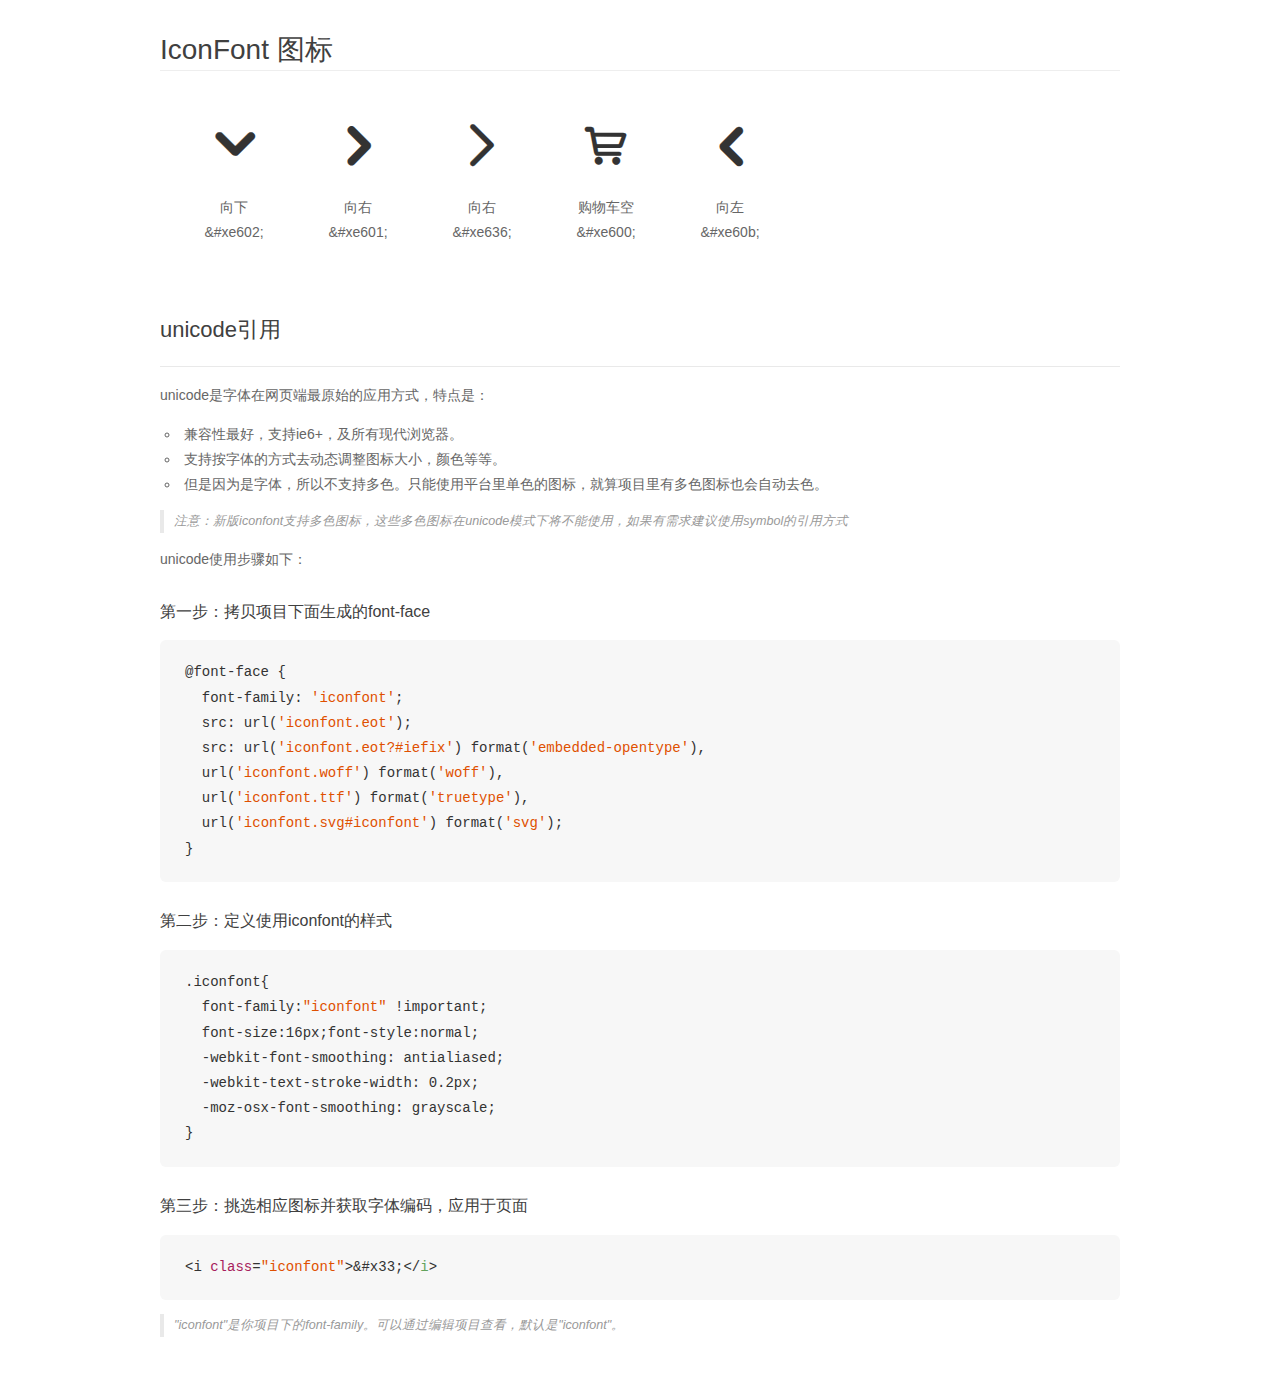
<file: css/font_906653_0lgijum48d5/demo_unicode.html>
<!DOCTYPE html>
<html>
<head>
    <meta charset="utf-8"/>
    <title>IconFont</title>
    <link rel="stylesheet" href="demo.css">

    <style type="text/css">

        @font-face {font-family: "iconfont";
          src: url('iconfont.eot'); /* IE9*/
          src: url('iconfont.eot#iefix') format('embedded-opentype'), /* IE6-IE8 */
          url('iconfont.woff') format('woff'), /* chrome, firefox */
          url('iconfont.ttf') format('truetype'), /* chrome, firefox, opera, Safari, Android, iOS 4.2+*/
          url('iconfont.svg#iconfont') format('svg'); /* iOS 4.1- */
        }

        .iconfont {
          font-family:"iconfont" !important;
          font-size:16px;
          font-style:normal;
          -webkit-font-smoothing: antialiased;
          -webkit-text-stroke-width: 0.2px;
          -moz-osx-font-smoothing: grayscale;
        }

    </style>
</head>
<body>
    <div class="main markdown">
        <h1>IconFont 图标</h1>
        <ul class="icon_lists clear">
            
                <li>
                <i class="icon iconfont">&#xe602;</i>
                    <div class="name">向下</div>
                    <div class="code">&amp;#xe602;</div>
                </li>
            
                <li>
                <i class="icon iconfont">&#xe601;</i>
                    <div class="name">向右</div>
                    <div class="code">&amp;#xe601;</div>
                </li>
            
                <li>
                <i class="icon iconfont">&#xe636;</i>
                    <div class="name">向右 </div>
                    <div class="code">&amp;#xe636;</div>
                </li>
            
                <li>
                <i class="icon iconfont">&#xe600;</i>
                    <div class="name">购物车空</div>
                    <div class="code">&amp;#xe600;</div>
                </li>
            
                <li>
                <i class="icon iconfont">&#xe60b;</i>
                    <div class="name">向左</div>
                    <div class="code">&amp;#xe60b;</div>
                </li>
            
        </ul>
        <h2 id="unicode-">unicode引用</h2>
        <hr>

        <p>unicode是字体在网页端最原始的应用方式，特点是：</p>
        <ul>
        <li>兼容性最好，支持ie6+，及所有现代浏览器。</li>
        <li>支持按字体的方式去动态调整图标大小，颜色等等。</li>
        <li>但是因为是字体，所以不支持多色。只能使用平台里单色的图标，就算项目里有多色图标也会自动去色。</li>
        </ul>
        <blockquote>
        <p>注意：新版iconfont支持多色图标，这些多色图标在unicode模式下将不能使用，如果有需求建议使用symbol的引用方式</p>
        </blockquote>
        <p>unicode使用步骤如下：</p>
        <h3 id="-font-face">第一步：拷贝项目下面生成的font-face</h3>
        <pre><code class="lang-js hljs javascript">@font-face {
  font-family: <span class="hljs-string">'iconfont'</span>;
  src: url(<span class="hljs-string">'iconfont.eot'</span>);
  src: url(<span class="hljs-string">'iconfont.eot?#iefix'</span>) format(<span class="hljs-string">'embedded-opentype'</span>),
  url(<span class="hljs-string">'iconfont.woff'</span>) format(<span class="hljs-string">'woff'</span>),
  url(<span class="hljs-string">'iconfont.ttf'</span>) format(<span class="hljs-string">'truetype'</span>),
  url(<span class="hljs-string">'iconfont.svg#iconfont'</span>) format(<span class="hljs-string">'svg'</span>);
}
</code></pre>
        <h3 id="-iconfont-">第二步：定义使用iconfont的样式</h3>
        <pre><code class="lang-js hljs javascript">.iconfont{
  font-family:<span class="hljs-string">"iconfont"</span> !important;
  font-size:<span class="hljs-number">16</span>px;font-style:normal;
  -webkit-font-smoothing: antialiased;
  -webkit-text-stroke-width: <span class="hljs-number">0.2</span>px;
  -moz-osx-font-smoothing: grayscale;
}
</code></pre>
        <h3 id="-">第三步：挑选相应图标并获取字体编码，应用于页面</h3>
        <pre><code class="lang-js hljs javascript">&lt;i <span class="hljs-class"><span class="hljs-keyword">class</span></span>=<span class="hljs-string">"iconfont"</span>&gt;&amp;#x33;<span class="xml"><span class="hljs-tag">&lt;/<span class="hljs-name">i</span>&gt;</span></span></code></pre>

        <blockquote>
        <p>"iconfont"是你项目下的font-family。可以通过编辑项目查看，默认是"iconfont"。</p>
        </blockquote>
    </div>


</body>
</html>
</file>
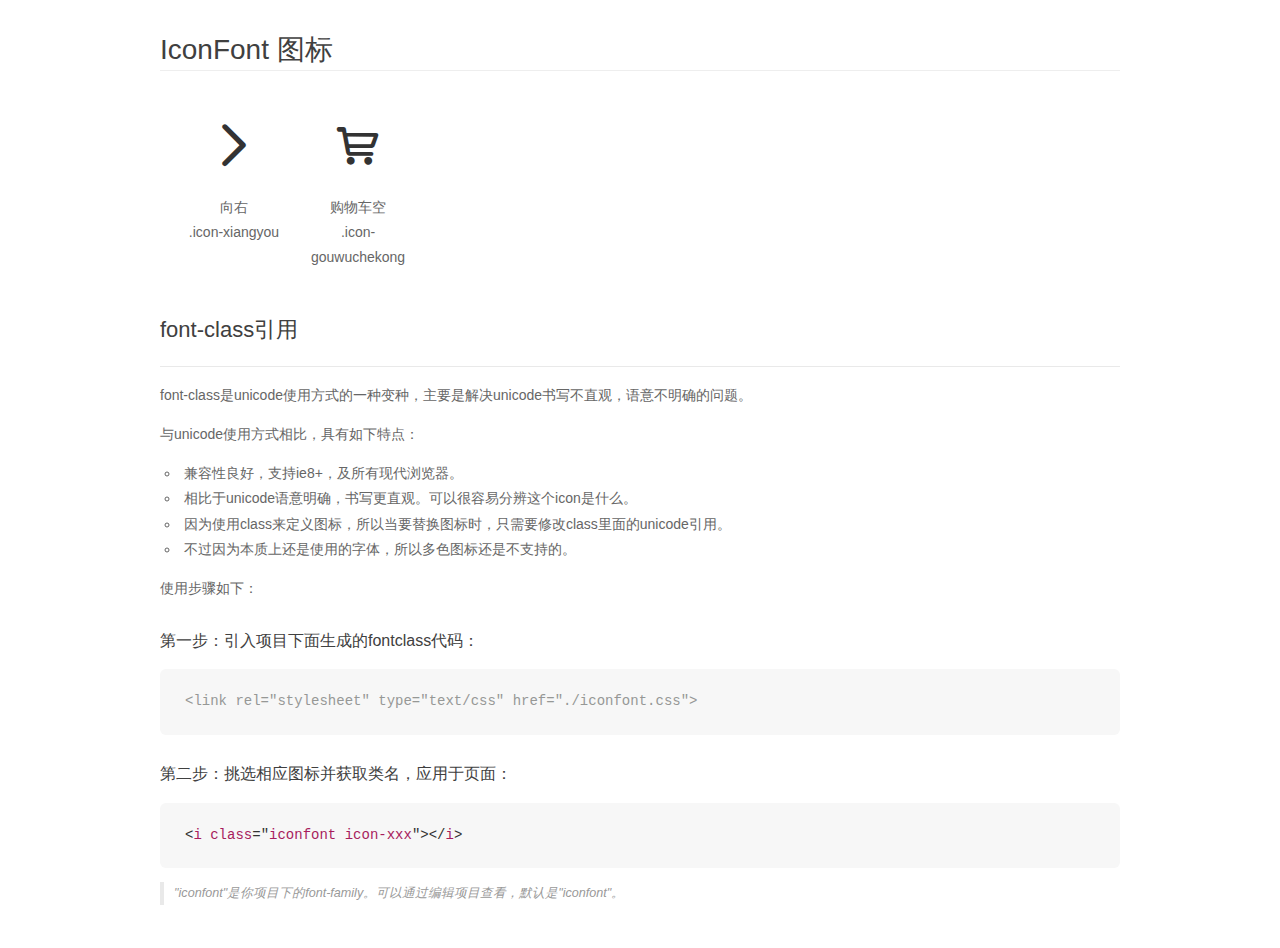
<file: css/font_906653_mivpmmshvwa/demo_fontclass.html>
<!DOCTYPE html>
<html>
<head>
    <meta charset="utf-8"/>
    <title>IconFont</title>
    <link rel="stylesheet" href="demo.css">
    <link rel="stylesheet" href="iconfont.css">
</head>
<body>
    <div class="main markdown">
        <h1>IconFont 图标</h1>
        <ul class="icon_lists clear">
            
                <li>
                <i class="icon iconfont icon-xiangyou"></i>
                    <div class="name">向右 </div>
                    <div class="fontclass">.icon-xiangyou</div>
                </li>
            
                <li>
                <i class="icon iconfont icon-gouwuchekong"></i>
                    <div class="name">购物车空</div>
                    <div class="fontclass">.icon-gouwuchekong</div>
                </li>
            
        </ul>

        <h2 id="font-class-">font-class引用</h2>
        <hr>

        <p>font-class是unicode使用方式的一种变种，主要是解决unicode书写不直观，语意不明确的问题。</p>
        <p>与unicode使用方式相比，具有如下特点：</p>
        <ul>
        <li>兼容性良好，支持ie8+，及所有现代浏览器。</li>
        <li>相比于unicode语意明确，书写更直观。可以很容易分辨这个icon是什么。</li>
        <li>因为使用class来定义图标，所以当要替换图标时，只需要修改class里面的unicode引用。</li>
        <li>不过因为本质上还是使用的字体，所以多色图标还是不支持的。</li>
        </ul>
        <p>使用步骤如下：</p>
        <h3 id="-fontclass-">第一步：引入项目下面生成的fontclass代码：</h3>


        <pre><code class="lang-js hljs javascript"><span class="hljs-comment">&lt;link rel="stylesheet" type="text/css" href="./iconfont.css"&gt;</span></code></pre>
        <h3 id="-">第二步：挑选相应图标并获取类名，应用于页面：</h3>
        <pre><code class="lang-css hljs">&lt;<span class="hljs-selector-tag">i</span> <span class="hljs-selector-tag">class</span>="<span class="hljs-selector-tag">iconfont</span> <span class="hljs-selector-tag">icon-xxx</span>"&gt;&lt;/<span class="hljs-selector-tag">i</span>&gt;</code></pre>
        <blockquote>
        <p>"iconfont"是你项目下的font-family。可以通过编辑项目查看，默认是"iconfont"。</p>
        </blockquote>
    </div>
</body>
</html>
</file>
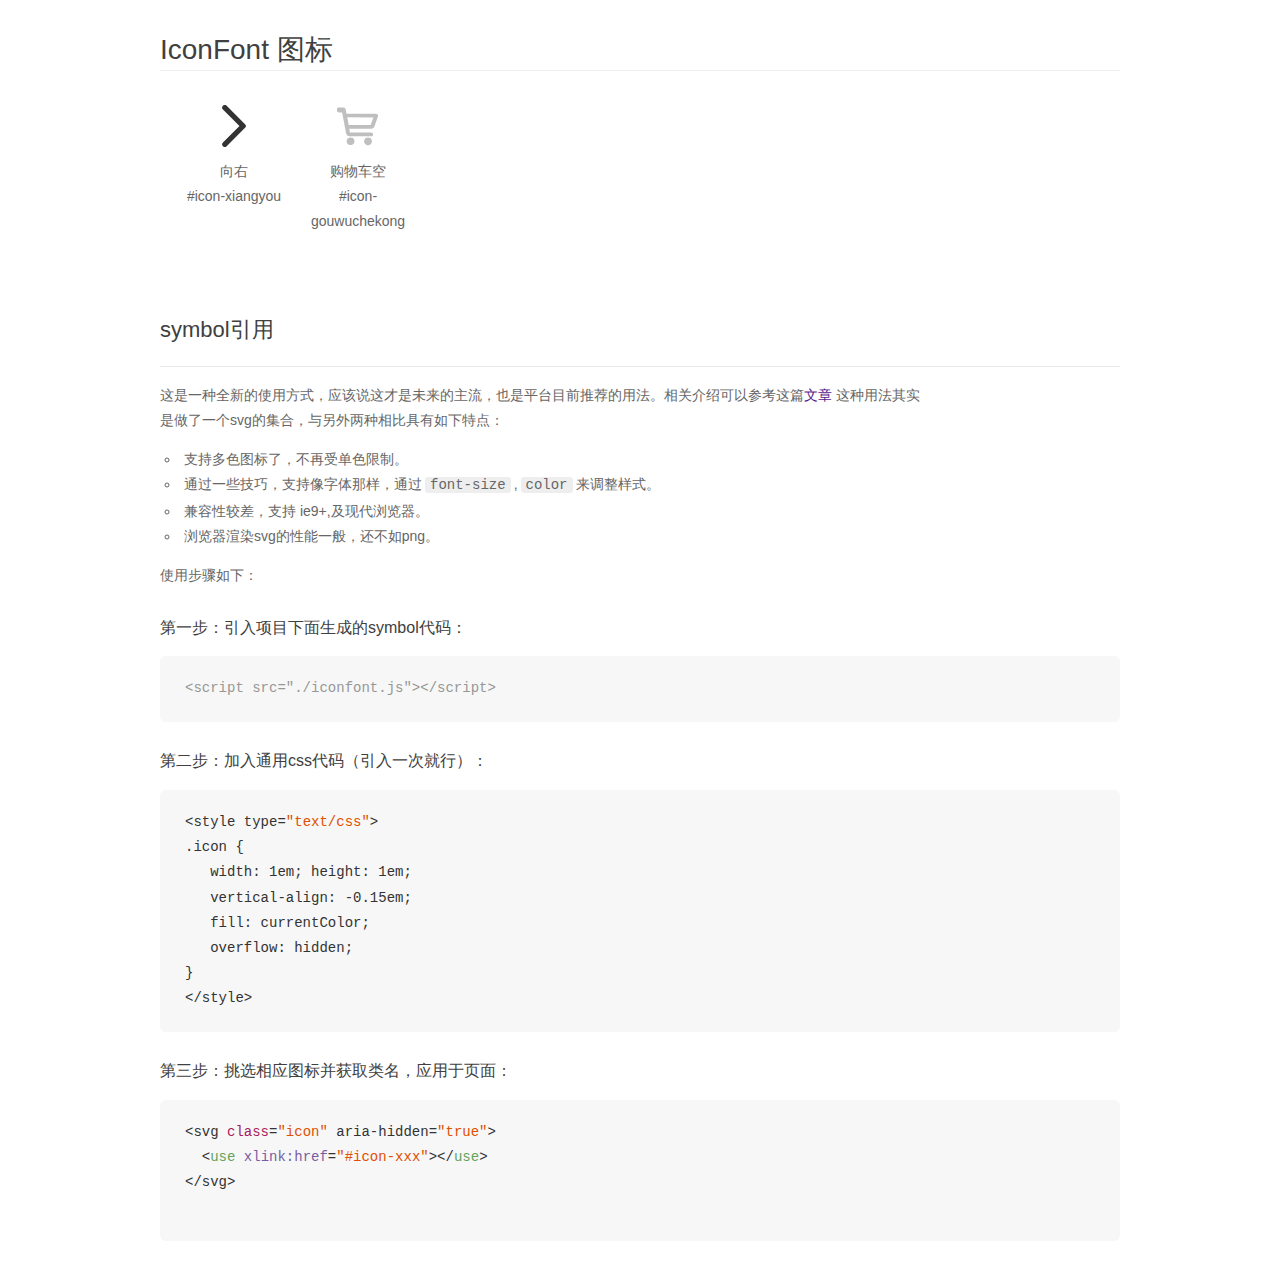
<file: css/font_906653_mivpmmshvwa/demo_symbol.html>
<!DOCTYPE html>
<html>
<head>
    <meta charset="utf-8"/>
    <title>IconFont</title>
    <link rel="stylesheet" href="demo.css">
    <script src="iconfont.js"></script>

    <style type="text/css">
        .icon {
          /* 通过设置 font-size 来改变图标大小 */
          width: 1em; height: 1em;
          /* 图标和文字相邻时，垂直对齐 */
          vertical-align: -0.15em;
          /* 通过设置 color 来改变 SVG 的颜色/fill */
          fill: currentColor;
          /* path 和 stroke 溢出 viewBox 部分在 IE 下会显示
             normalize.css 中也包含这行 */
          overflow: hidden;
        }

    </style>
</head>
<body>
    <div class="main markdown">
        <h1>IconFont 图标</h1>
        <ul class="icon_lists clear">
            
                <li>
                    <svg class="icon" aria-hidden="true">
                        <use xlink:href="#icon-xiangyou"></use>
                    </svg>
                    <div class="name">向右 </div>
                    <div class="fontclass">#icon-xiangyou</div>
                </li>
            
                <li>
                    <svg class="icon" aria-hidden="true">
                        <use xlink:href="#icon-gouwuchekong"></use>
                    </svg>
                    <div class="name">购物车空</div>
                    <div class="fontclass">#icon-gouwuchekong</div>
                </li>
            
        </ul>


        <h2 id="symbol-">symbol引用</h2>
        <hr>

        <p>这是一种全新的使用方式，应该说这才是未来的主流，也是平台目前推荐的用法。相关介绍可以参考这篇<a href="">文章</a>
        这种用法其实是做了一个svg的集合，与另外两种相比具有如下特点：</p>
        <ul>
          <li>支持多色图标了，不再受单色限制。</li>
          <li>通过一些技巧，支持像字体那样，通过<code>font-size</code>,<code>color</code>来调整样式。</li>
          <li>兼容性较差，支持 ie9+,及现代浏览器。</li>
          <li>浏览器渲染svg的性能一般，还不如png。</li>
        </ul>
        <p>使用步骤如下：</p>
        <h3 id="-symbol-">第一步：引入项目下面生成的symbol代码：</h3>
        <pre><code class="lang-js hljs javascript"><span class="hljs-comment">&lt;script src="./iconfont.js"&gt;&lt;/script&gt;</span></code></pre>
        <h3 id="-css-">第二步：加入通用css代码（引入一次就行）：</h3>
        <pre><code class="lang-js hljs javascript">&lt;style type=<span class="hljs-string">"text/css"</span>&gt;
.icon {
   width: <span class="hljs-number">1</span>em; height: <span class="hljs-number">1</span>em;
   vertical-align: <span class="hljs-number">-0.15</span>em;
   fill: currentColor;
   overflow: hidden;
}
&lt;<span class="hljs-regexp">/style&gt;</span></code></pre>
        <h3 id="-">第三步：挑选相应图标并获取类名，应用于页面：</h3>
        <pre><code class="lang-js hljs javascript">&lt;svg <span class="hljs-class"><span class="hljs-keyword">class</span></span>=<span class="hljs-string">"icon"</span> aria-hidden=<span class="hljs-string">"true"</span>&gt;<span class="xml"><span class="hljs-tag">
  &lt;<span class="hljs-name">use</span> <span class="hljs-attr">xlink:href</span>=<span class="hljs-string">"#icon-xxx"</span>&gt;</span><span class="hljs-tag">&lt;/<span class="hljs-name">use</span>&gt;</span>
</span>&lt;<span class="hljs-regexp">/svg&gt;
        </span></code></pre>
    </div>
</body>
</html>
</file>
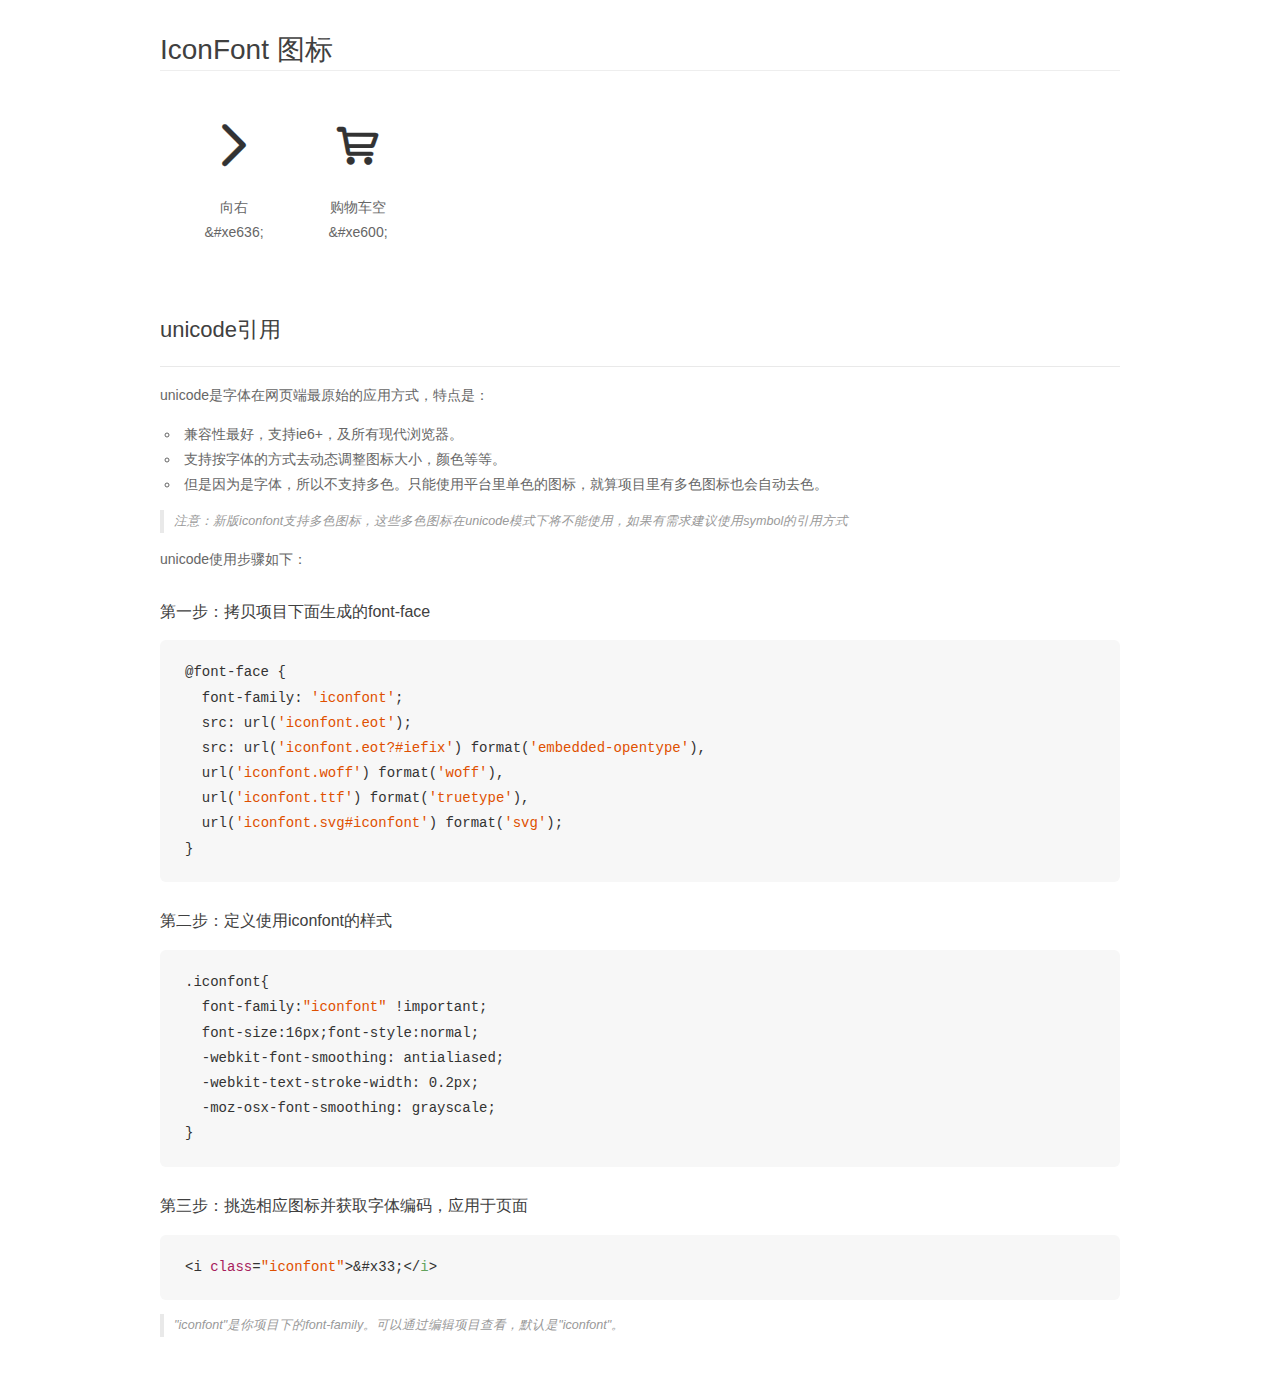
<file: css/font_906653_mivpmmshvwa/demo_unicode.html>
<!DOCTYPE html>
<html>
<head>
    <meta charset="utf-8"/>
    <title>IconFont</title>
    <link rel="stylesheet" href="demo.css">

    <style type="text/css">

        @font-face {font-family: "iconfont";
          src: url('iconfont.eot'); /* IE9*/
          src: url('iconfont.eot#iefix') format('embedded-opentype'), /* IE6-IE8 */
          url('iconfont.woff') format('woff'), /* chrome, firefox */
          url('iconfont.ttf') format('truetype'), /* chrome, firefox, opera, Safari, Android, iOS 4.2+*/
          url('iconfont.svg#iconfont') format('svg'); /* iOS 4.1- */
        }

        .iconfont {
          font-family:"iconfont" !important;
          font-size:16px;
          font-style:normal;
          -webkit-font-smoothing: antialiased;
          -webkit-text-stroke-width: 0.2px;
          -moz-osx-font-smoothing: grayscale;
        }

    </style>
</head>
<body>
    <div class="main markdown">
        <h1>IconFont 图标</h1>
        <ul class="icon_lists clear">
            
                <li>
                <i class="icon iconfont">&#xe636;</i>
                    <div class="name">向右 </div>
                    <div class="code">&amp;#xe636;</div>
                </li>
            
                <li>
                <i class="icon iconfont">&#xe600;</i>
                    <div class="name">购物车空</div>
                    <div class="code">&amp;#xe600;</div>
                </li>
            
        </ul>
        <h2 id="unicode-">unicode引用</h2>
        <hr>

        <p>unicode是字体在网页端最原始的应用方式，特点是：</p>
        <ul>
        <li>兼容性最好，支持ie6+，及所有现代浏览器。</li>
        <li>支持按字体的方式去动态调整图标大小，颜色等等。</li>
        <li>但是因为是字体，所以不支持多色。只能使用平台里单色的图标，就算项目里有多色图标也会自动去色。</li>
        </ul>
        <blockquote>
        <p>注意：新版iconfont支持多色图标，这些多色图标在unicode模式下将不能使用，如果有需求建议使用symbol的引用方式</p>
        </blockquote>
        <p>unicode使用步骤如下：</p>
        <h3 id="-font-face">第一步：拷贝项目下面生成的font-face</h3>
        <pre><code class="lang-js hljs javascript">@font-face {
  font-family: <span class="hljs-string">'iconfont'</span>;
  src: url(<span class="hljs-string">'iconfont.eot'</span>);
  src: url(<span class="hljs-string">'iconfont.eot?#iefix'</span>) format(<span class="hljs-string">'embedded-opentype'</span>),
  url(<span class="hljs-string">'iconfont.woff'</span>) format(<span class="hljs-string">'woff'</span>),
  url(<span class="hljs-string">'iconfont.ttf'</span>) format(<span class="hljs-string">'truetype'</span>),
  url(<span class="hljs-string">'iconfont.svg#iconfont'</span>) format(<span class="hljs-string">'svg'</span>);
}
</code></pre>
        <h3 id="-iconfont-">第二步：定义使用iconfont的样式</h3>
        <pre><code class="lang-js hljs javascript">.iconfont{
  font-family:<span class="hljs-string">"iconfont"</span> !important;
  font-size:<span class="hljs-number">16</span>px;font-style:normal;
  -webkit-font-smoothing: antialiased;
  -webkit-text-stroke-width: <span class="hljs-number">0.2</span>px;
  -moz-osx-font-smoothing: grayscale;
}
</code></pre>
        <h3 id="-">第三步：挑选相应图标并获取字体编码，应用于页面</h3>
        <pre><code class="lang-js hljs javascript">&lt;i <span class="hljs-class"><span class="hljs-keyword">class</span></span>=<span class="hljs-string">"iconfont"</span>&gt;&amp;#x33;<span class="xml"><span class="hljs-tag">&lt;/<span class="hljs-name">i</span>&gt;</span></span></code></pre>

        <blockquote>
        <p>"iconfont"是你项目下的font-family。可以通过编辑项目查看，默认是"iconfont"。</p>
        </blockquote>
    </div>


</body>
</html>
</file>
<file: css/base.css>
/*(1)清除默认样式*/
-html, body, ul, li, ol, dl, dd, dt, p, h1, h2, h3, h4, h5, h6, form, fieldset, legend, img,input{ margin:0; padding:0; }
fieldset, img,input,button { border:0 none; padding:0;margin:0;outline-style:none; }   /*去掉input等聚焦时的蓝色边框*/
-ul,li,ol{ list-style:none; }

/* 行内元素的垂直居中 */
/* 
vertical-align：top 

*/
select, input { vertical-align:middle;}
/*select, input, textarea { font-size:12px; margin:0; }*/
textarea { resize:none; } /*防止拖动*/
img {border:0; vertical-align:middle; }  
/*  去掉图片低测默认的3像素空白缝隙，或者用display：block也可以*/
/* table { border-collapse:collapse; } */

a {text-decoration:none; }

/*（2）添加公共样式*/
/*body {
    font:12px Arial,Verdana,"\5b8b\4f53";
    color:#666;
    background:#fff;
}*/
/*清除浮动（不管）*/
.clearfix::after{
    content:"";
    clear:both;
    display:block;
    height:0;
    overflow:hidden;
    visibility: hidden;
}
h1,h2,h3,h4,h5,h6 {font-weight:normal;font-size:1em;}  /*设置h标签的大小，设置跟父亲一样大的字体font-size:100%;*/
s,i,em{font-style:normal;text-decoration:none;}


/*公共类*/
.container {  /*内容、版心 提取 */
    width: 1000px;
    /*100%是继承父元素的高或者宽*/
    height: 100%; 
    /* background-color:yellow; */
    margin:0 auto;
}
.fl {
    float:left;
}
.fr {
    float:right;
}
.ac {
    text-align:center;
}
/* 回头讲一下 */
.hide {
    display:none;
}
.f12{ font-size: 12px;}
.f14{ font-size: 14px;}
.f16{ font-size: 16px;}
</file>
<file: css/index.css>
#box {
  width: 100%;
  color: #3a3a3a;
}

.container {
  width: 1200px;
  margin: 0 auto;
}

.header {
  width: 100%;
}
.header .shortcut {
  display: flex;
  justify-content: space-between;
}
.header .shortcut .shortcut_ul {
  display: flex;
}
.header .shortcut .shortcut_ul li {
  line-height: 30px;
  padding: 0 8px;
  position: relative;
}
.header .shortcut .shortcut_ul li a {
  font-size: 12px;
  color: #a4a4a4;
}
.header .shortcut .shortcut_ul li a:hover {
  color: #ca151d;
}
.header .shortcut .shortcut_ul li::before {
  content: "";
  position: absolute;
  left: 0;
  height: 10px;
  width: 1px;
  top: 10px;
  background: #a4a4a4;
  display: block;
}
.header .shortcut .shortcut_ul li:first-child {
  padding-left: 0;
}
.header .shortcut .shortcut_ul li:first-child:before {
  display: none;
}
.header .layout {
  padding: 10px 0;
  display: flex;
  justify-content: space-between;
}
.header .layout .layout_left {
  display: inline-block;
}
.header .layout .layout_left .logo {
  display: inline-block;
  margin-right: 40px;
}
.header .layout .layout_left .logo a {
  display: inline-block;
  height: 50px;
}
.header .layout .layout_left .nav {
  display: inline-block;
}
.header .layout .layout_left .nav ul {
  display: flex;
}
.header .layout .layout_left .nav ul li {
  line-height: 40px;
  margin-right: 20px;
  position: relative;
}
.header .layout .layout_left .nav ul li:hover a {
  color: #ca151d;
}
.header .layout .layout_left .nav ul li:hover:before {
  content: "";
  position: absolute;
  display: block;
  bottom: 5px;
  width: 100%;
  height: 2px;
  background: #ca151d;
}
.header .layout .layout_left .nav ul li a {
  color: black;
}
.header .layout .layout_right {
  display: inline-block;
  position: relative;
}
.header .layout .layout_right form {
  margin-top: 10px;
  border: 1px solid #ddd;
  position: relative;
}
.header .layout .layout_right form .layout_text {
  width: 299px;
  height: 30px;
  font-size: 12px;
  padding-left: 10px;
}
.header .layout .layout_right form .layout_submit {
  text-indent: -9999px;
  overflow: hidden;
  width: 20px;
  height: 33px;
  border: 0;
  position: absolute;
  right: 12px;
  top: 0;
  background: url(../images/icon-common.png);
  background-position: 0 -21px;
  cursor: pointer;
}
.header .layout .layout_right form .searchBar {
  position: absolute;
  top: 5px;
  margin-left: 10px;
}
.header .layout .layout_right form .searchBar a {
  display: inline-block;
  color: #a4a4a4;
  background: #f5f5f5;
  font-size: 12px;
  margin-right: 10px;
}
.header .layout .layout_right form .searchBar a:hover {
  color: #ca151d;
}

.banner {
  height: 450px;
  width: 100%;
  position: relative;
}
.banner .sowingMap {
  position: relative;
  height: 100%;
  width: 100%;
}
.banner .sowingMap li {
  width: 100%;
  height: 450px;
  position: absolute;
}
.banner .sowingMap li a {
  display: inline-block;
  width: 100%;
  height: 450px;
}
.banner .sowingMap_tip {
  position: absolute;
  z-index: 10;
  display: flex;
  bottom: 30px;
  left: 50%;
  margin-left: -85px;
}
.banner .sowingMap_tip li {
  border: 1px solid #fff;
  border-radius: 50%;
  height: 10px;
  width: 10px;
  margin-right: 10px;
}
.banner .menu {
  position: absolute;
  z-index: 10;
  top: 0;
  height: 450px;
  margin-left: 158px;
}
.banner .menu .menuLi {
  height: 75px;
  width: 240px;
  background: #3a3a3a;
  opacity: 0.5;
  padding: 10px 0 0 10px;
  box-sizing: border-box;
}
.banner .menu .menuLi .menuInfo {
  position: relative;
}
.banner .menu .menuLi .menuInfo p {
  margin-bottom: 5px;
}
.banner .menu .menuLi .menuInfo p a {
  color: white;
  font-size: 14px;
}
.banner .menu .menuLi .menuInfo i {
  position: absolute;
  top: 50%;
  right: 10px;
  font-size: 14px;
  color: white;
}
.banner .menu .menuLi .menuBox {
  display: none;
  top: 0;
  width: 648px;
  height: 450px;
  position: absolute;
  background-color: white;
  left: 240px;
}
.banner .menu .menuLi .menuBox .title {
  height: 30px;
  padding: 20px 28px 20px 40px;
  border: 1px solid #eaeaea;
  line-height: 30px;
  width: 578px;
}
.banner .menu .menuLi .menuBox .title a {
  display: flex;
  justify-content: space-between;
  color: black;
  font-size: 14px;
}
.banner .menu .menuLi .menuBox .title a:hover {
  color: #ca151d;
}
.banner .menu .menuLi .menuBox .classify {
  padding: 36px 28px 0 40px;
  width: 100%;
  height: 141px;
  box-sizing: border-box;
}
.banner .menu .menuLi .menuBox .classify li {
  float: left;
  margin-bottom: 36px;
}
.banner .menu .menuLi .menuBox .classify li a {
  color: black;
  font-size: 14px;
  padding-right: 30px;
}
.banner .menu .menuLi .menuBox .classify li a:hover {
  color: #ca151d;
}
.banner .menu .menuLi .menuBox .picture {
  position: absolute;
  bottom: 0;
  height: 236px;
  width: 100%;
  display: flex;
  box-sizing: border-box;
  border-bottom: 1px solid #eaeaea;
  border-top: 1px solid #eaeaea;
}
.banner .menu .menuLi .menuBox .picture li {
  background: white;
  width: 25%;
  border-right: 1px solid #eaeaea;
  position: relative;
  top: 0;
  transition: all 0.5s;
}
.banner .menu .menuLi .menuBox .picture li:hover {
  transform: translate3d(0px, -2px, 0px);
  top: -3px;
  box-shadow: 5px 5px 20px rgba(0, 0, 0, 0.1);
  z-index: 2;
}
.banner .menu .menuLi .menuBox .picture li a {
  text-align: center;
}
.banner .menu .menuLi .menuBox .picture li a .picture_img {
  height: 118px;
  width: 118px;
  margin: 28px auto 0;
}
.banner .menu .menuLi .menuBox .picture li a .picture_img img {
  height: 118px;
  width: 118px;
}
.banner .menu .menuLi .menuBox .picture li a .picture_title {
  margin: 0 auto;
  display: flex;
  align-items: flex-end;
  height: 42px;
  width: 129px;
  justify-content: center;
  margin-bottom: 2px;
}
.banner .menu .menuLi .menuBox .picture li a .picture_price {
  color: #cc0e11;
  font-size: 14px;
  margin-top: 8px;
}

.main {
  background: #f5f5f5;
}
.main .main_login {
  display: inline-block;
  height: 97px;
  background: white;
}
.main .main_login .main_login_left {
  margin: 13px 0;
  height: 72px;
  width: 288px;
  padding: 0 18px 7px 22px;
  box-sizing: border-box;
  border-right: 1px solid #eaeaea;
  float: left;
}
.main .main_login .main_login_left img {
  float: left;
  height: 59px;
  width: 59px;
}
.main .main_login .main_login_left div {
  margin-top: 8px;
  margin-left: 20px;
  float: left;
  width: 168px;
}
.main .main_login .main_login_left div p {
  font-size: 12px;
  color: #a4a4a4;
  line-height: 16px;
  margin-bottom: 5px;
}
.main .main_login .main_login_left div p a {
  text-decoration: underline;
  font-size: 12px;
  color: black;
}
.main .main_login .main_login_left div p a:hover {
  color: #ca151d;
}
.main .main_login .main_login_left div span {
  display: inline-block;
  border: 1px solid #cc0e11;
  color: #cc0e11;
  height: 18px;
  width: 58px;
  font-size: 12px;
  text-align: center;
  line-height: 18px;
  margin-right: 10px;
}
.main .main_login .main_login_left div span:hover {
  background: #cc0e11;
  color: white;
  cursor: pointer;
}
.main .main_login .main_login_center {
  float: left;
  display: flex;
  width: 602px;
  padding: 13px 0;
  border-right: 1px solid #eaeaea;
}
.main .main_login .main_login_center ul {
  width: 100%;
  padding: 8px 0 0;
}
.main .main_login .main_login_center ul li {
  float: left;
  width: 16.66%;
}
.main .main_login .main_login_center ul li a div {
  height: 40px;
  width: 40px;
  margin: 0 auto;
  background: url(../images/login.png);
}
.main .main_login .main_login_center ul li a span {
  font-size: 12px;
  display: inline-block;
  width: 100%;
  text-align: center;
  color: #3a3a3a;
}
.main .main_login .main_login_center ul li a:hover span {
  color: #cc0e11;
}
.main .main_login .main_login_right {
  float: left;
  width: 301px;
}
.main .main_login .main_login_right .main_login_right_top span {
  color: #cc0e11;
  font-weight: 600;
  float: left;
  width: 58px;
  height: 48px;
  text-align: center;
  line-height: 48px;
}
.main .main_login .main_login_right .main_login_right_top .sowingText {
  float: left;
  width: 243px;
  height: 48px;
  position: relative;
  overflow: hidden;
}
.main .main_login .main_login_right .main_login_right_top .sowingText ul {
  position: absolute;
  width: 100%;
  height: 100%;
  top: 0;
}
.main .main_login .main_login_right .main_login_right_top .sowingText ul li {
  width: 100%;
  height: 100%;
  line-height: 48px;
}

.link {
  height: 357px;
  width: 100%;
  background: green;
}

.footer {
  height: 101px;
  width: 100%;
  background: blue;
}

.current {
  background: white;
}

.menuActive {
  opacity: 1;
}
</file>
<file: css/font_906653_mivpmmshvwa/iconfont.css>
@font-face {font-family: "iconfont";
  src: url('iconfont.eot?t=1541675678536'); /* IE9*/
  src: url('iconfont.eot?t=1541675678536#iefix') format('embedded-opentype'), /* IE6-IE8 */
  url('[data-uri]') format('woff'),
  url('iconfont.ttf?t=1541675678536') format('truetype'), /* chrome, firefox, opera, Safari, Android, iOS 4.2+*/
  url('iconfont.svg?t=1541675678536#iconfont') format('svg'); /* iOS 4.1- */
}

.iconfont {
  font-family:"iconfont" !important;
  font-size:16px;
  font-style:normal;
  -webkit-font-smoothing: antialiased;
  -moz-osx-font-smoothing: grayscale;
}

.icon-xiangyou:before { content: "\e636"; }

.icon-gouwuchekong:before { content: "\e600"; }
</file>
<file: css/font_906653_0lgijum48d5/iconfont.css>
@font-face {font-family: "iconfont";
  src: url('iconfont.eot?t=1542003737901'); /* IE9*/
  src: url('iconfont.eot?t=1542003737901#iefix') format('embedded-opentype'), /* IE6-IE8 */
  url('[data-uri]') format('woff'),
  url('iconfont.ttf?t=1542003737901') format('truetype'), /* chrome, firefox, opera, Safari, Android, iOS 4.2+*/
  url('iconfont.svg?t=1542003737901#iconfont') format('svg'); /* iOS 4.1- */
}

.iconfont {
  font-family:"iconfont" !important;
  font-size:16px;
  font-style:normal;
  -webkit-font-smoothing: antialiased;
  -moz-osx-font-smoothing: grayscale;
}

.icon-xiangxia:before { content: "\e602"; }

.icon-xiangyou-copy:before { content: "\e601"; }

.icon-xiangyou:before { content: "\e636"; }

.icon-gouwuchekong:before { content: "\e600"; }

.icon-xiangzuo:before { content: "\e60b"; }
</file>
<file: css/public.css>
#box {
  width: 100%;
  color: #3a3a3a;
}

.container {
  width: 1200px;
  margin: 0 auto;
}

.header {
  width: 100%;
}
.header .shortcut {
  display: flex;
  justify-content: space-between;
}
.header .shortcut .shortcut_ul {
  display: flex;
}
.header .shortcut .shortcut_ul li {
  line-height: 30px;
  padding: 0 8px;
  position: relative;
}
.header .shortcut .shortcut_ul li a {
  font-size: 12px;
  color: #a4a4a4;
}
.header .shortcut .shortcut_ul li a:hover {
  color: #ca151d;
}
.header .shortcut .shortcut_ul li .shortcut_uname_span {
  float: left;
  width: 55px;
  height: 100%;
  text-overflow: ellipsis;
  overflow: hidden;
}
.header .shortcut .shortcut_ul .shortcut_uname {
  display: none;
}
.header .shortcut .shortcut_ul .shortcut_uname .shortcut_signout {
  display: none;
  width: 100%;
  height: 25px;
  position: absolute;
  bottom: -20px;
  line-height: 25px;
  left: 0;
  border: 1px solid #ca151d;
  border-top: none;
  text-align: center;
  z-index: 10;
}
.header .shortcut .shortcut_ul .shortcut_uname .shortcut_signout a {
  font-size: 16px;
}
.header .shortcut .shortcut_ul li::before {
  content: "";
  position: absolute;
  left: 0;
  height: 10px;
  width: 1px;
  top: 10px;
  background: #a4a4a4;
  display: block;
}
.header .shortcut .shortcut_ul li:first-child, .header .shortcut .shortcut_ul li:nth-child(2) {
  padding-left: 0;
}
.header .shortcut .shortcut_ul li:first-child:before, .header .shortcut .shortcut_ul li:nth-child(2):before {
  display: none;
}
.header .layout {
  padding: 10px 0;
  display: flex;
  justify-content: space-between;
}
.header .layout .layout_left {
  display: inline-block;
}
.header .layout .layout_left .logo {
  display: inline-block;
  margin-right: 40px;
}
.header .layout .layout_left .logo a {
  display: inline-block;
  height: 50px;
}
.header .layout .layout_left .nav {
  display: inline-block;
}
.header .layout .layout_left .nav ul {
  display: flex;
}
.header .layout .layout_left .nav ul li {
  line-height: 40px;
  margin-right: 20px;
  position: relative;
}
.header .layout .layout_left .nav ul li:hover a {
  color: #ca151d;
}
.header .layout .layout_left .nav ul li:hover:before {
  content: "";
  position: absolute;
  display: block;
  bottom: 5px;
  width: 100%;
  height: 2px;
  background: #ca151d;
}
.header .layout .layout_left .nav ul li a {
  color: black;
}
.header .layout .layout_right {
  display: inline-block;
  position: relative;
}
.header .layout .layout_right form {
  margin-top: 10px;
  border: 1px solid #ddd;
  position: relative;
}
.header .layout .layout_right form .layout_text {
  width: 299px;
  height: 30px;
  font-size: 12px;
  padding-left: 10px;
}
.header .layout .layout_right form .layout_submit {
  text-indent: -9999px;
  overflow: hidden;
  width: 20px;
  height: 33px;
  border: 0;
  position: absolute;
  right: 12px;
  top: 0;
  background: url(../images/icon-common.png);
  background-position: 0 -21px;
  cursor: pointer;
}
.header .layout .layout_right form .searchBar {
  position: absolute;
  top: 5px;
  margin-left: 10px;
}
.header .layout .layout_right form .searchBar a {
  display: inline-block;
  color: #a4a4a4;
  background: #f5f5f5;
  font-size: 12px;
  margin-right: 10px;
}
.header .layout .layout_right form .searchBar a:hover {
  color: #ca151d;
}

.link {
  width: 100%;
  background: green;
  background: #f0f0f0;
}
.link i {
  background: url(../images/icon-common.png);
}
.link .link_top {
  padding: 46px 0;
}
.link .link_top ul {
  display: inline-block;
}
.link .link_top ul li {
  float: left;
  width: 300px;
  height: 47px;
  line-height: 47px;
}
.link .link_top ul li a {
  font-size: 18px;
  color: #3a3a3a;
  vertical-align: middle;
}
.link .link_top ul li a i {
  display: inline-block;
  width: 47px;
  height: 47px;
  margin-right: 16px;
  vertical-align: middle;
}
.link .link_bottom {
  border-top: 1px solid #e8e8e8;
  padding: 26px 0 18px;
  display: inline-block;
}
.link .link_bottom .line {
  height: 2px;
  width: 22px;
  background: #a8a8a8;
  margin: 2px 0 12px 0;
}
.link .link_bottom .service {
  float: left;
  width: 945px;
  display: flex;
}
.link .link_bottom .service dl {
  width: 16.66%;
}
.link .link_bottom .service dl dt {
  position: relative;
}
.link .link_bottom .service dl dt .service_title {
  color: #3a3a3a;
  padding-bottom: 12px;
  font-size: 14px;
}
.link .link_bottom .service dl dt .service_button {
  display: inline-block;
  position: absolute;
  right: 65px;
  top: 13px;
  color: white;
}
.link .link_bottom .service dl dt .service_button span {
  cursor: pointer;
  display: inline-block;
  height: 14px;
  width: 14px;
  border-radius: 3px;
  background: #b3b3b3;
  text-align: center;
  line-height: 14px;
}
.link .link_bottom .service dl dd {
  height: 24px;
  line-height: 24px;
}
.link .link_bottom .service dl dd a {
  color: #666;
  font-size: 12px;
}
.link .link_bottom .service dl dd a:hover {
  color: #ca151d;
}
.link .link_bottom .service dl .service_link_box {
  width: 100%;
  height: 120px;
  position: relative;
  overflow: hidden;
}
.link .link_bottom .service dl .service_link_box .service_box {
  position: absolute;
  display: flex;
}
.link .link_bottom .service dl .service_link_box .service_box .service_box_son li {
  width: 158px;
  height: 24px;
  line-height: 24px;
}
.link .link_bottom .service dl .service_link_box .service_box .service_box_son li a {
  color: #666;
  font-size: 12px;
}
.link .link_bottom .service dl .service_link_box .service_box .service_box_son li a:hover {
  color: #ca151d;
}
.link .link_bottom .callus {
  float: left;
  padding-left: 40px;
  width: 210px;
  border-left: 1px solid #e8e8e8;
}
.link .link_bottom .callus .phoneNumber {
  font-size: 24px;
}
.link .link_bottom .callus span {
  color: #666;
  font-size: 12px;
  line-height: 36px;
}
.link .link_bottom .callus a {
  display: block;
  height: 35px;
  width: 161px;
  background: white;
  color: #900;
  text-align: center;
  line-height: 35px;
  border: 1px solid #c5c5c5;
  border-radius: 5px;
  margin: 5px 0 50px 0;
}
.link .link_bottom .callus a i {
  display: inline-block;
  vertical-align: middle;
  margin-right: 8px;
  height: 18px;
  width: 22px;
  background-position: -101px -23px;
}

.footer {
  width: 100%;
  background: #e6e6e6;
  padding: 26px 0 34px 0;
  display: inline-block;
  width: 100%;
}
.footer .flogo {
  padding: 20px 38px 0 0;
  float: left;
}
.footer .ftext {
  float: left;
  color: #a4a4a4;
  font-size: 12px;
  width: 620px;
  line-height: 20px;
}
.footer .ftext a {
  color: #a4a4a4;
  font-size: 12px;
}
.footer .ftext a:hover {
  color: #ca151d;
}
.footer .fimg {
  float: right;
  padding-top: 15px;
}
.footer .fimg a {
  display: inline-block;
  height: 24px;
  width: 70px;
  margin-right: 4px;
}
.footer .fimg a img {
  height: 24px;
  width: 70px;
}

.login_box {
  visibility: hidden;
}

.login_mask {
  height: 100%;
  width: 100%;
  z-index: 500;
  background: #000;
  opacity: 0.3;
  position: fixed;
  top: 0;
  bottom: 0;
  left: 0;
  right: 0;
}

.login {
  position: fixed;
  top: 100px;
  left: 509.5px;
  z-index: 500;
  width: 500px;
  height: 338px;
}
.login .login_header {
  height: 30px;
  width: 100%;
  background: #a51b1b;
}
.login .login_header button {
  color: white;
  float: right;
  height: 100%;
  width: 28px;
  font-size: 22px;
  background: #a51b1b;
  cursor: pointer;
}
.login .login_bottom {
  background: white;
  position: relative;
  height: 310px;
  width: 100%;
}
.login .login_bottom p:first-child {
  padding: 25px 0;
  font-size: 20px;
  color: #B40707;
  text-align: center;
  font-weight: 600;
}
.login .login_bottom .login_error {
  display: none;
  color: #ff3320;
  font-size: 12px;
  text-align: center;
  position: absolute;
  top: 60px;
  left: 90px;
}
.login .login_bottom .login_error i {
  display: inline-block;
  height: 13px;
  width: 13px;
  margin-right: 6px;
  background: url(../images/btn_errorInfo.png);
}
.login .login_bottom input {
  display: block;
  width: 328px;
  height: 46px;
  font-size: 14px;
  line-height: 46px;
  border-bottom: 1px solid #cccccc;
  margin: 0 auto;
}
.login .login_bottom button {
  display: block;
  width: 328px;
  height: 46px;
  font-size: 14px;
  line-height: 46px;
  font-weight: 600;
  background: #a51b1b;
  border-radius: 23px;
  margin: 30px auto 0;
  color: white;
  cursor: pointer;
}
.login .login_bottom .login_link {
  text-align: center;
  margin: 15px 0;
}
.login .login_bottom .login_link a {
  font-size: 12px;
  color: #0064cc;
  margin: 0 10px;
}

.sumCount {
  display: inline-block;
  width: 20px;
  text-align: center;
}
</file>
<file: css/cart.css>
.logo a {
  float: left;
}
.logo .logo_text {
  float: left;
  font-size: 22px;
  margin-left: 26px;
  line-height: 50px;
  font-weight: 600;
}

.layout_right {
  height: 50px;
  width: 425px;
  background: url(../images/sprites6.8c58970.png);
}

.main {
  background: #f5f5f5;
  overflow: hidden;
}
.main .attention {
  display: none;
  height: 48px;
  border: 1px solid #eace85;
  background: #fffdee;
  color: #ca141d;
  line-height: 48px;
  padding: 0 40px;
  margin-top: 10px;
  position: relative;
  font-size: 12px;
}
.main .attention:before {
  content: "";
  display: block;
  position: absolute;
  height: 12px;
  width: 12px;
  background: url(../images/icon-tips01.2080462.png);
  top: 18px;
  left: 25px;
}
.main .attention button {
  height: 30px;
  width: 70px;
  line-height: 30px;
  background: #ca141d;
  color: white;
  border-radius: 3px;
  margin-left: 10px;
  cursor: pointer;
}
.main .emptyCart {
  display: none;
  height: 365px;
  padding-top: 135px;
  background: white;
  margin-top: 20px;
  text-align: center;
}
.main .emptyCart p {
  font-size: 18px;
  color: #a4a4a4;
  margin: 50px 0 16px;
  text-align: center;
}
.main .emptyCart a {
  width: 172px;
  height: 46px;
  line-height: 46px;
  font-size: 18px;
  color: #fff;
  display: block;
  margin: 0 auto;
  background: #ca141d;
  border-radius: 2px;
  font-weight: 600;
  cursor: pointer;
}
.main .goodsNav {
  padding-top: 20px;
  margin-bottom: 10px;
}
.main .goodsNav ul {
  box-sizing: border-box;
  width: 100%;
  height: 40px;
  display: inline-block;
  padding-left: 40px;
  background: #fff;
}
.main .goodsNav ul li {
  font-size: 12px;
  float: left;
  line-height: 40px;
  color: #a4a4a4;
  width: 100px;
  margin-left: 30px;
}
.main .goodsNav ul li:before {
  content: "";
  display: inline-block;
  height: 40px;
  width: 0;
  vertical-align: middle;
}
.main .goodsNav ul li:first-child {
  width: 150px;
  margin-left: 0;
}
.main .goodsNav ul li:nth-child(2) {
  width: 450px;
  margin-left: 0;
}
.main .showCartGoods ul {
  display: inline-block;
  padding: 20px 0 20px 40px;
  background: white;
  width: 100%;
  box-sizing: border-box;
  margin-bottom: 10px;
}
.main .showCartGoods ul li {
  float: left;
  height: 140px;
}
.main .showCartGoods ul li:before {
  content: "";
  display: inline-block;
  height: 140px;
  width: 0;
  vertical-align: middle;
}
.main .showCartGoods ul li img {
  display: inline-block;
  height: 100px;
  width: 100px;
  vertical-align: middle;
}
.main .showCartGoods ul li p {
  padding-left: 20px;
  width: 435px;
  display: inline-block;
}
.main .showCartGoods ul li p .goodColor {
  margin-left: 20px;
}
.main .showCartGoods ul li .goodPrice {
  display: inline-block;
  width: 100px;
  text-align: center;
}
.main .showCartGoods ul li .selectCount {
  margin-left: 40px;
  display: inline-block;
  height: 46px;
  width: 65px;
  border: 1px solid #d6d6d6;
  vertical-align: middle;
}
.main .showCartGoods ul li .selectCount .count {
  float: left;
  height: 44px;
  width: 42px;
  border-right: 1px solid #d6d6d6;
  text-align: center;
  font-size: 18px;
}
.main .showCartGoods ul li .selectCount .tips {
  float: left;
  width: 21px;
  height: 100%;
}
.main .showCartGoods ul li .selectCount .tips span {
  display: inline-block;
  height: 22px;
  width: 21px;
  line-height: 22px;
  text-align: center;
  font-size: 18px;
  font-weight: 600;
  cursor: pointer;
}
.main .showCartGoods ul li .selectCount .tips span:first-child {
  border-bottom: 1px solid #d6d6d6;
}
.main .showCartGoods ul li .smallPrice {
  margin-left: 35px;
  display: inline-block;
  width: 125px;
  text-align: center;
}
.main .showCartGoods ul li .delectGoods {
  color: #a4a4a4;
  cursor: pointer;
  margin-left: 40px;
}
.main .tool ul {
  box-sizing: border-box;
  width: 100%;
  display: inline-block;
  padding-left: 40px;
  height: 60px;
  background: white;
}
.main .tool ul li {
  font-size: 14px;
  height: 60px;
  float: left;
  line-height: 60px;
}
.main .tool ul li:before {
  content: "";
  display: inline-block;
  height: 60px;
  width: 0;
  vertical-align: middle;
}
.main .tool ul li .deleteCheckGoods {
  margin-left: 10px;
  cursor: pointer;
}
.main .tool ul li:nth-child(2) {
  padding-left: 680px;
  position: relative;
}
.main .tool ul li:nth-child(2) .sumPrice {
  font-size: 20px;
  color: #ca151e;
  font-size: 600;
  display: inline-block;
  width: 120px;
}
.main .tool ul li:nth-child(2) .sumCount {
  position: absolute;
  bottom: -25px;
  left: 635px;
  width: 200px;
}
.main .tool ul li:nth-child(2) .sumCount span {
  color: #ca141d;
  font-size: 12px;
  font-weight: 600;
}
.main .tool ul li:nth-child(3) {
  float: right;
}
.main .tool ul li .balance {
  height: 60px;
  width: 180px;
  color: white;
  background: #ca151e;
  font-size: 18px;
  font-weight: 600;
  cursor: pointer;
}

.checkbox {
  background: url(../images/icon-common.png);
  border: 0 none;
  display: inline-block;
  width: 14px;
  height: 14px;
  background-position: -18px -129px;
  font-size: 0;
  vertical-align: middle;
  margin-right: 10px;
  cursor: pointer;
}

.selected {
  background-position: 0 -129px;
}

.info {
  width: 0;
  text-indent: -99999px;
}

.smallPrice {
  color: #ca141d;
  font-weight: 600;
}
</file>
<file: css/login.css>
#box {
  width: 100%;
}

.container {
  width: 998px;
  margin: 0 auto;
}

.header {
  background: #f7f7f7;
  height: 67px;
}
.header img {
  float: left;
  margin-top: 17px;
}
.header div div {
  float: left;
  height: 67px;
  font-size: 18px;
  color: #cccccc;
  margin-left: 18px;
  line-height: 67px;
}
.header div div:last-child {
  color: #333;
  font-weight: 600;
}

.main {
  background: #081638;
  height: 590px;
  width: 100%;
}
.main .container {
  background-image: url(../images/login_default_bg.png);
  background-size: 100% 100%;
  position: relative;
}
.main .container .login_box {
  height: 530px;
  width: 380px;
  background: #fff;
  float: right;
  margin-top: 30px;
  position: relative;
}
.main .container .login_box p:first-child {
  padding-left: 50px;
  font-size: 20px;
  color: #B40707;
  font-weight: 600;
  margin: 24px 0 48px;
}
.main .container .login_box .login_error {
  font-size: 12px;
  color: #ff3320;
  display: none;
  position: absolute;
  top: 70px;
  left: 30px;
}
.main .container .login_box .login_error i {
  display: inline-block;
  height: 13px;
  width: 13px;
  background: url(../images/btn_errorInfo.png);
  margin-right: 6px;
}
.main .container .login_box input {
  display: block;
  height: 46px;
  width: 328px;
  margin: 0 auto;
  border-bottom: 1px solid #ccc;
  font-size: 16px;
}
.main .container .login_box .login_in {
  display: block;
  height: 44px;
  width: 328px;
  background: #C70000;
  border-radius: 22px;
  color: #fff;
  font-weight: 600;
  margin: 0 auto;
  margin-top: 30px;
  cursor: pointer;
}
.main .container .login_box .login_link {
  margin: 30px 0;
  text-align: center;
}
.main .container .login_box .login_link a {
  color: #0064cc;
  font-size: 12px;
}
.main .container .login_box .others_login {
  position: absolute;
  bottom: 0;
  width: 100%;
}
.main .container .login_box .others_login .others_login_title {
  text-align: center;
}
.main .container .login_box .others_login .others_login_title i {
  height: 1px;
  width: 94px;
  display: inline-block;
  margin-bottom: 5px;
  background-size: cover;
  background-repeat: no-repeat;
}
.main .container .login_box .others_login .others_login_title span {
  margin: 0 25px;
  color: #ccc;
  font-size: 12px;
}
.main .container .login_box .others_login .others_login_content {
  text-align: center;
  margin: 10px 0;
}
.main .container .login_box .others_login .others_login_content a {
  display: inline-block;
  height: 42px;
  width: 42px;
  background-image: url(../images/third_login.png);
}
.main .container .login_box .others_login .others_login_content a:nth-child(1) {
  background-position: -72px -9px;
}
.main .container .login_box .others_login .others_login_content a:nth-child(1):hover {
  background-position: -72px -55px;
}
.main .container .login_box .others_login .others_login_content a:nth-child(2) {
  margin: 0 15px;
  background-position: -132px -9px;
}
.main .container .login_box .others_login .others_login_content a:nth-child(2):hover {
  background-position: -132px -55px;
}
.main .container .login_box .others_login .others_login_content a:nth-child(3) {
  background-position: -12px -9px;
}
.main .container .login_box .others_login .others_login_content a:nth-child(3):hover {
  background-position: -12px -55px;
}

.footer {
  height: 48px;
  padding-top: 15px;
  background: #f2f2f2;
}
.footer p {
  font-size: 12px;
  text-align: center;
  color: #999;
  line-height: 24px;
}
.footer p a {
  color: #999;
}
</file>
<file: css/register.css>
.container {
  width: 960px;
  margin: 0 auto;
}

.header {
  background: #333333;
  height: 67px;
}
.header img {
  line-height: 67px;
}
.header span {
  font-size: 18px;
  vertical-align: middle;
  color: white;
  margin-left: 18px;
  line-height: 67px;
}

.main {
  background: #f2f2f2;
  overflow: hidden;
}
.main .main_title {
  height: 35px;
  width: 146px;
  background: #B40707;
  color: white;
  line-height: 35px;
  text-align: center;
  font-weight: 600;
  margin-top: 30px;
  float: left;
}
.main .goLogin {
  height: 35px;
  line-height: 35px;
  float: right;
  margin-top: 30px;
  font-size: 14px;
}
.main .goLogin a {
  color: #007dff;
  font-size: 14px;
}
.main .main_box {
  width: 100%;
  background: white;
  overflow: hidden;
  padding-bottom: 50px;
  padding-top: 40px;
}
.main .main_box .input {
  position: relative;
  margin: 0 auto;
  height: 44px;
  width: 420px;
  border-radius: 21px;
  border: 1px solid #d9d9d9;
  margin-top: 20px;
  background: #f2f2f2;
}
.main .main_box .input .input_left {
  width: 123px;
  height: 100%;
  border-right: 1px solid #d9d9d9;
  text-align: center;
  line-height: 44px;
}
.main .main_box .input .input_right {
  width: 275px;
  height: 100%;
}
.main .main_box .input .input_right input {
  display: inline-block;
  width: 100%;
  height: 100%;
  line-height: 44px;
  background: #f2f2f2;
  padding-left: 20px;
  box-sizing: border-box;
  font-size: 18px;
}
.main .main_box .input .reg {
  font-size: 12px;
  color: #ff3320;
  position: absolute;
  left: 20px;
  bottom: -17px;
}
.main .main_box .input_error {
  border: 1px solid #ff3320;
}
.main .register {
  width: 200px;
  height: 40px;
  display: block;
  margin: 20px auto 0;
  border-radius: 20px;
  background: #B40707;
  color: white;
  cursor: pointer;
}

.footer {
  height: 48px;
  padding-top: 40px;
  background: #f2f2f2;
}
.footer p {
  font-size: 12px;
  text-align: center;
  color: #999;
  line-height: 24px;
}
.footer p a {
  color: #999;
}

.line {
  padding-top: 40px;
  background: #f2f2f2;
}
.line p {
  height: 1px;
  background: #999;
}
</file>
<file: css/font_906653_0lgijum48d5/demo.css>
*{margin: 0;padding: 0;list-style: none;}
/*
KISSY CSS Reset
理念：1. reset 的目的不是清除浏览器的默认样式，这仅是部分工作。清除和重置是紧密不可分的。
2. reset 的目的不是让默认样式在所有浏览器下一致，而是减少默认样式有可能带来的问题。
3. reset 期望提供一套普适通用的基础样式。但没有银弹，推荐根据具体需求，裁剪和修改后再使用。
特色：1. 适应中文；2. 基于最新主流浏览器。
维护：玉伯<lifesinger@gmail.com>, 正淳<ragecarrier@gmail.com>
 */

/** 清除内外边距 **/
body, h1, h2, h3, h4, h5, h6, hr, p, blockquote, /* structural elements 结构元素 */
dl, dt, dd, ul, ol, li, /* list elements 列表元素 */
pre, /* text formatting elements 文本格式元素 */
form, fieldset, legend, button, input, textarea, /* form elements 表单元素 */
th, td /* table elements 表格元素 */ {
  margin: 0;
  padding: 0;
}

/** 设置默认字体 **/
body,
button, input, select, textarea /* for ie */ {
  font: 12px/1.5 tahoma, arial, \5b8b\4f53, sans-serif;
}
h1, h2, h3, h4, h5, h6 { font-size: 100%; }
address, cite, dfn, em, var { font-style: normal; } /* 将斜体扶正 */
code, kbd, pre, samp { font-family: courier new, courier, monospace; } /* 统一等宽字体 */
small { font-size: 12px; } /* 小于 12px 的中文很难阅读，让 small 正常化 */

/** 重置列表元素 **/
ul, ol { list-style: none; }

/** 重置文本格式元素 **/
a { text-decoration: none; }
a:hover { text-decoration: underline; }


/** 重置表单元素 **/
legend { color: #000; } /* for ie6 */
fieldset, img { border: 0; } /* img 搭车：让链接里的 img 无边框 */
button, input, select, textarea { font-size: 100%; } /* 使得表单元素在 ie 下能继承字体大小 */
/* 注：optgroup 无法扶正 */

/** 重置表格元素 **/
table { border-collapse: collapse; border-spacing: 0; }

/* 清除浮动 */
.ks-clear:after, .clear:after {
  content: '\20';
  display: block;
  height: 0;
  clear: both;
}
.ks-clear, .clear {
  *zoom: 1;
}

.main {
  padding: 30px 100px;
width: 960px;
margin: 0 auto;
}
.main h1{font-size:36px; color:#333; text-align:left;margin-bottom:30px; border-bottom: 1px solid #eee;}

.helps{margin-top:40px;}
.helps pre{
  padding:20px;
  margin:10px 0;
  border:solid 1px #e7e1cd;
  background-color: #fffdef;
  overflow: auto;
}

.icon_lists{
  width: 100% !important;

}

.icon_lists li{
  float:left;
  width: 100px;
  height:180px;
  text-align: center;
  list-style: none !important;
}
.icon_lists .icon{
  font-size: 42px;
  line-height: 100px;
  margin: 10px 0;
  color:#333;
  -webkit-transition: font-size 0.25s ease-out 0s;
  -moz-transition: font-size 0.25s ease-out 0s;
  transition: font-size 0.25s ease-out 0s;

}
.icon_lists .icon:hover{
  font-size: 100px;
}



.markdown {
  color: #666;
  font-size: 14px;
  line-height: 1.8;
}

.highlight {
  line-height: 1.5;
}

.markdown img {
  vertical-align: middle;
  max-width: 100%;
}

.markdown h1 {
  color: #404040;
  font-weight: 500;
  line-height: 40px;
  margin-bottom: 24px;
}

.markdown h2,
.markdown h3,
.markdown h4,
.markdown h5,
.markdown h6 {
  color: #404040;
  margin: 1.6em 0 0.6em 0;
  font-weight: 500;
  clear: both;
}

.markdown h1 {
  font-size: 28px;
}

.markdown h2 {
  font-size: 22px;
}

.markdown h3 {
  font-size: 16px;
}

.markdown h4 {
  font-size: 14px;
}

.markdown h5 {
  font-size: 12px;
}

.markdown h6 {
  font-size: 12px;
}

.markdown hr {
  height: 1px;
  border: 0;
  background: #e9e9e9;
  margin: 16px 0;
  clear: both;
}

.markdown p,
.markdown pre {
  margin: 1em 0;
}

.markdown > p,
.markdown > blockquote,
.markdown > .highlight,
.markdown > ol,
.markdown > ul {
  width: 80%;
}

.markdown ul > li {
  list-style: circle;
}

.markdown > ul li,
.markdown blockquote ul > li {
  margin-left: 20px;
  padding-left: 4px;
}

.markdown > ul li p,
.markdown > ol li p {
  margin: 0.6em 0;
}

.markdown ol > li {
  list-style: decimal;
}

.markdown > ol li,
.markdown blockquote ol > li {
  margin-left: 20px;
  padding-left: 4px;
}

.markdown code {
  margin: 0 3px;
  padding: 0 5px;
  background: #eee;
  border-radius: 3px;
}

.markdown pre {
  border-radius: 6px;
  background: #f7f7f7;
  padding: 20px;
}

.markdown pre code {
  border: none;
  background: #f7f7f7;
  margin: 0;
}

.markdown strong,
.markdown b {
  font-weight: 600;
}

.markdown > table {
  border-collapse: collapse;
  border-spacing: 0px;
  empty-cells: show;
  border: 1px solid #e9e9e9;
  width: 95%;
  margin-bottom: 24px;
}

.markdown > table th {
  white-space: nowrap;
  color: #333;
  font-weight: 600;

}

.markdown > table th,
.markdown > table td {
  border: 1px solid #e9e9e9;
  padding: 8px 16px;
  text-align: left;
}

.markdown > table th {
  background: #F7F7F7;
}

.markdown blockquote {
  font-size: 90%;
  color: #999;
  border-left: 4px solid #e9e9e9;
  padding-left: 0.8em;
  margin: 1em 0;
  font-style: italic;
}

.markdown blockquote p {
  margin: 0;
}

.markdown .anchor {
  opacity: 0;
  transition: opacity 0.3s ease;
  margin-left: 8px;
}

.markdown .waiting {
  color: #ccc;
}

.markdown h1:hover .anchor,
.markdown h2:hover .anchor,
.markdown h3:hover .anchor,
.markdown h4:hover .anchor,
.markdown h5:hover .anchor,
.markdown h6:hover .anchor {
  opacity: 1;
  display: inline-block;
}

.markdown > br,
.markdown > p > br {
  clear: both;
}


.hljs {
  display: block;
  background: white;
  padding: 0.5em;
  color: #333333;
  overflow-x: auto;
}

.hljs-comment,
.hljs-meta {
  color: #969896;
}

.hljs-string,
.hljs-variable,
.hljs-template-variable,
.hljs-strong,
.hljs-emphasis,
.hljs-quote {
  color: #df5000;
}

.hljs-keyword,
.hljs-selector-tag,
.hljs-type {
  color: #a71d5d;
}

.hljs-literal,
.hljs-symbol,
.hljs-bullet,
.hljs-attribute {
  color: #0086b3;
}

.hljs-section,
.hljs-name {
  color: #63a35c;
}

.hljs-tag {
  color: #333333;
}

.hljs-title,
.hljs-attr,
.hljs-selector-id,
.hljs-selector-class,
.hljs-selector-attr,
.hljs-selector-pseudo {
  color: #795da3;
}

.hljs-addition {
  color: #55a532;
  background-color: #eaffea;
}

.hljs-deletion {
  color: #bd2c00;
  background-color: #ffecec;
}

.hljs-link {
  text-decoration: underline;
}

pre{
  background: #fff;
}
</file>
<file: css/font_906653_mivpmmshvwa/demo.css>
*{margin: 0;padding: 0;list-style: none;}
/*
KISSY CSS Reset
理念：1. reset 的目的不是清除浏览器的默认样式，这仅是部分工作。清除和重置是紧密不可分的。
2. reset 的目的不是让默认样式在所有浏览器下一致，而是减少默认样式有可能带来的问题。
3. reset 期望提供一套普适通用的基础样式。但没有银弹，推荐根据具体需求，裁剪和修改后再使用。
特色：1. 适应中文；2. 基于最新主流浏览器。
维护：玉伯<lifesinger@gmail.com>, 正淳<ragecarrier@gmail.com>
 */

/** 清除内外边距 **/
body, h1, h2, h3, h4, h5, h6, hr, p, blockquote, /* structural elements 结构元素 */
dl, dt, dd, ul, ol, li, /* list elements 列表元素 */
pre, /* text formatting elements 文本格式元素 */
form, fieldset, legend, button, input, textarea, /* form elements 表单元素 */
th, td /* table elements 表格元素 */ {
  margin: 0;
  padding: 0;
}

/** 设置默认字体 **/
body,
button, input, select, textarea /* for ie */ {
  font: 12px/1.5 tahoma, arial, \5b8b\4f53, sans-serif;
}
h1, h2, h3, h4, h5, h6 { font-size: 100%; }
address, cite, dfn, em, var { font-style: normal; } /* 将斜体扶正 */
code, kbd, pre, samp { font-family: courier new, courier, monospace; } /* 统一等宽字体 */
small { font-size: 12px; } /* 小于 12px 的中文很难阅读，让 small 正常化 */

/** 重置列表元素 **/
ul, ol { list-style: none; }

/** 重置文本格式元素 **/
a { text-decoration: none; }
a:hover { text-decoration: underline; }


/** 重置表单元素 **/
legend { color: #000; } /* for ie6 */
fieldset, img { border: 0; } /* img 搭车：让链接里的 img 无边框 */
button, input, select, textarea { font-size: 100%; } /* 使得表单元素在 ie 下能继承字体大小 */
/* 注：optgroup 无法扶正 */

/** 重置表格元素 **/
table { border-collapse: collapse; border-spacing: 0; }

/* 清除浮动 */
.ks-clear:after, .clear:after {
  content: '\20';
  display: block;
  height: 0;
  clear: both;
}
.ks-clear, .clear {
  *zoom: 1;
}

.main {
  padding: 30px 100px;
width: 960px;
margin: 0 auto;
}
.main h1{font-size:36px; color:#333; text-align:left;margin-bottom:30px; border-bottom: 1px solid #eee;}

.helps{margin-top:40px;}
.helps pre{
  padding:20px;
  margin:10px 0;
  border:solid 1px #e7e1cd;
  background-color: #fffdef;
  overflow: auto;
}

.icon_lists{
  width: 100% !important;

}

.icon_lists li{
  float:left;
  width: 100px;
  height:180px;
  text-align: center;
  list-style: none !important;
}
.icon_lists .icon{
  font-size: 42px;
  line-height: 100px;
  margin: 10px 0;
  color:#333;
  -webkit-transition: font-size 0.25s ease-out 0s;
  -moz-transition: font-size 0.25s ease-out 0s;
  transition: font-size 0.25s ease-out 0s;

}
.icon_lists .icon:hover{
  font-size: 100px;
}



.markdown {
  color: #666;
  font-size: 14px;
  line-height: 1.8;
}

.highlight {
  line-height: 1.5;
}

.markdown img {
  vertical-align: middle;
  max-width: 100%;
}

.markdown h1 {
  color: #404040;
  font-weight: 500;
  line-height: 40px;
  margin-bottom: 24px;
}

.markdown h2,
.markdown h3,
.markdown h4,
.markdown h5,
.markdown h6 {
  color: #404040;
  margin: 1.6em 0 0.6em 0;
  font-weight: 500;
  clear: both;
}

.markdown h1 {
  font-size: 28px;
}

.markdown h2 {
  font-size: 22px;
}

.markdown h3 {
  font-size: 16px;
}

.markdown h4 {
  font-size: 14px;
}

.markdown h5 {
  font-size: 12px;
}

.markdown h6 {
  font-size: 12px;
}

.markdown hr {
  height: 1px;
  border: 0;
  background: #e9e9e9;
  margin: 16px 0;
  clear: both;
}

.markdown p,
.markdown pre {
  margin: 1em 0;
}

.markdown > p,
.markdown > blockquote,
.markdown > .highlight,
.markdown > ol,
.markdown > ul {
  width: 80%;
}

.markdown ul > li {
  list-style: circle;
}

.markdown > ul li,
.markdown blockquote ul > li {
  margin-left: 20px;
  padding-left: 4px;
}

.markdown > ul li p,
.markdown > ol li p {
  margin: 0.6em 0;
}

.markdown ol > li {
  list-style: decimal;
}

.markdown > ol li,
.markdown blockquote ol > li {
  margin-left: 20px;
  padding-left: 4px;
}

.markdown code {
  margin: 0 3px;
  padding: 0 5px;
  background: #eee;
  border-radius: 3px;
}

.markdown pre {
  border-radius: 6px;
  background: #f7f7f7;
  padding: 20px;
}

.markdown pre code {
  border: none;
  background: #f7f7f7;
  margin: 0;
}

.markdown strong,
.markdown b {
  font-weight: 600;
}

.markdown > table {
  border-collapse: collapse;
  border-spacing: 0px;
  empty-cells: show;
  border: 1px solid #e9e9e9;
  width: 95%;
  margin-bottom: 24px;
}

.markdown > table th {
  white-space: nowrap;
  color: #333;
  font-weight: 600;

}

.markdown > table th,
.markdown > table td {
  border: 1px solid #e9e9e9;
  padding: 8px 16px;
  text-align: left;
}

.markdown > table th {
  background: #F7F7F7;
}

.markdown blockquote {
  font-size: 90%;
  color: #999;
  border-left: 4px solid #e9e9e9;
  padding-left: 0.8em;
  margin: 1em 0;
  font-style: italic;
}

.markdown blockquote p {
  margin: 0;
}

.markdown .anchor {
  opacity: 0;
  transition: opacity 0.3s ease;
  margin-left: 8px;
}

.markdown .waiting {
  color: #ccc;
}

.markdown h1:hover .anchor,
.markdown h2:hover .anchor,
.markdown h3:hover .anchor,
.markdown h4:hover .anchor,
.markdown h5:hover .anchor,
.markdown h6:hover .anchor {
  opacity: 1;
  display: inline-block;
}

.markdown > br,
.markdown > p > br {
  clear: both;
}


.hljs {
  display: block;
  background: white;
  padding: 0.5em;
  color: #333333;
  overflow-x: auto;
}

.hljs-comment,
.hljs-meta {
  color: #969896;
}

.hljs-string,
.hljs-variable,
.hljs-template-variable,
.hljs-strong,
.hljs-emphasis,
.hljs-quote {
  color: #df5000;
}

.hljs-keyword,
.hljs-selector-tag,
.hljs-type {
  color: #a71d5d;
}

.hljs-literal,
.hljs-symbol,
.hljs-bullet,
.hljs-attribute {
  color: #0086b3;
}

.hljs-section,
.hljs-name {
  color: #63a35c;
}

.hljs-tag {
  color: #333333;
}

.hljs-title,
.hljs-attr,
.hljs-selector-id,
.hljs-selector-class,
.hljs-selector-attr,
.hljs-selector-pseudo {
  color: #795da3;
}

.hljs-addition {
  color: #55a532;
  background-color: #eaffea;
}

.hljs-deletion {
  color: #bd2c00;
  background-color: #ffecec;
}

.hljs-link {
  text-decoration: underline;
}

pre{
  background: #fff;
}
</file>
